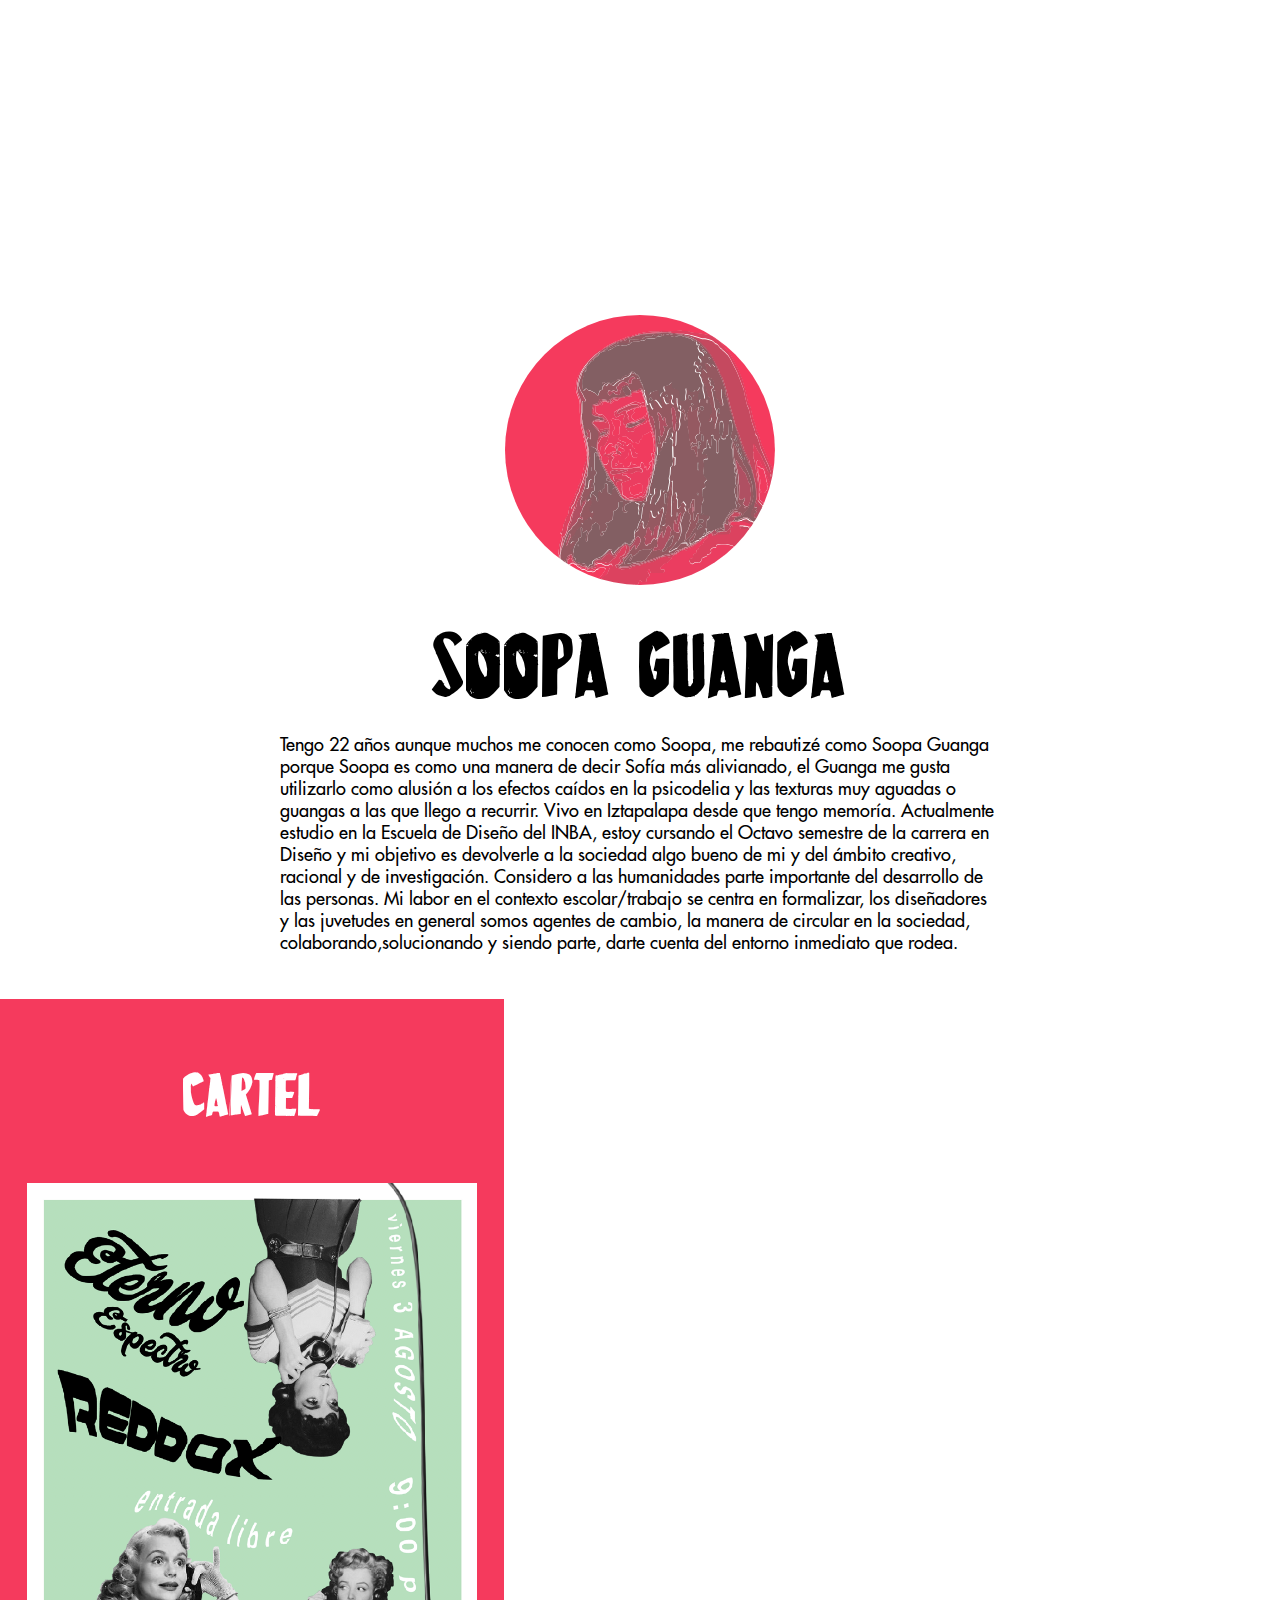
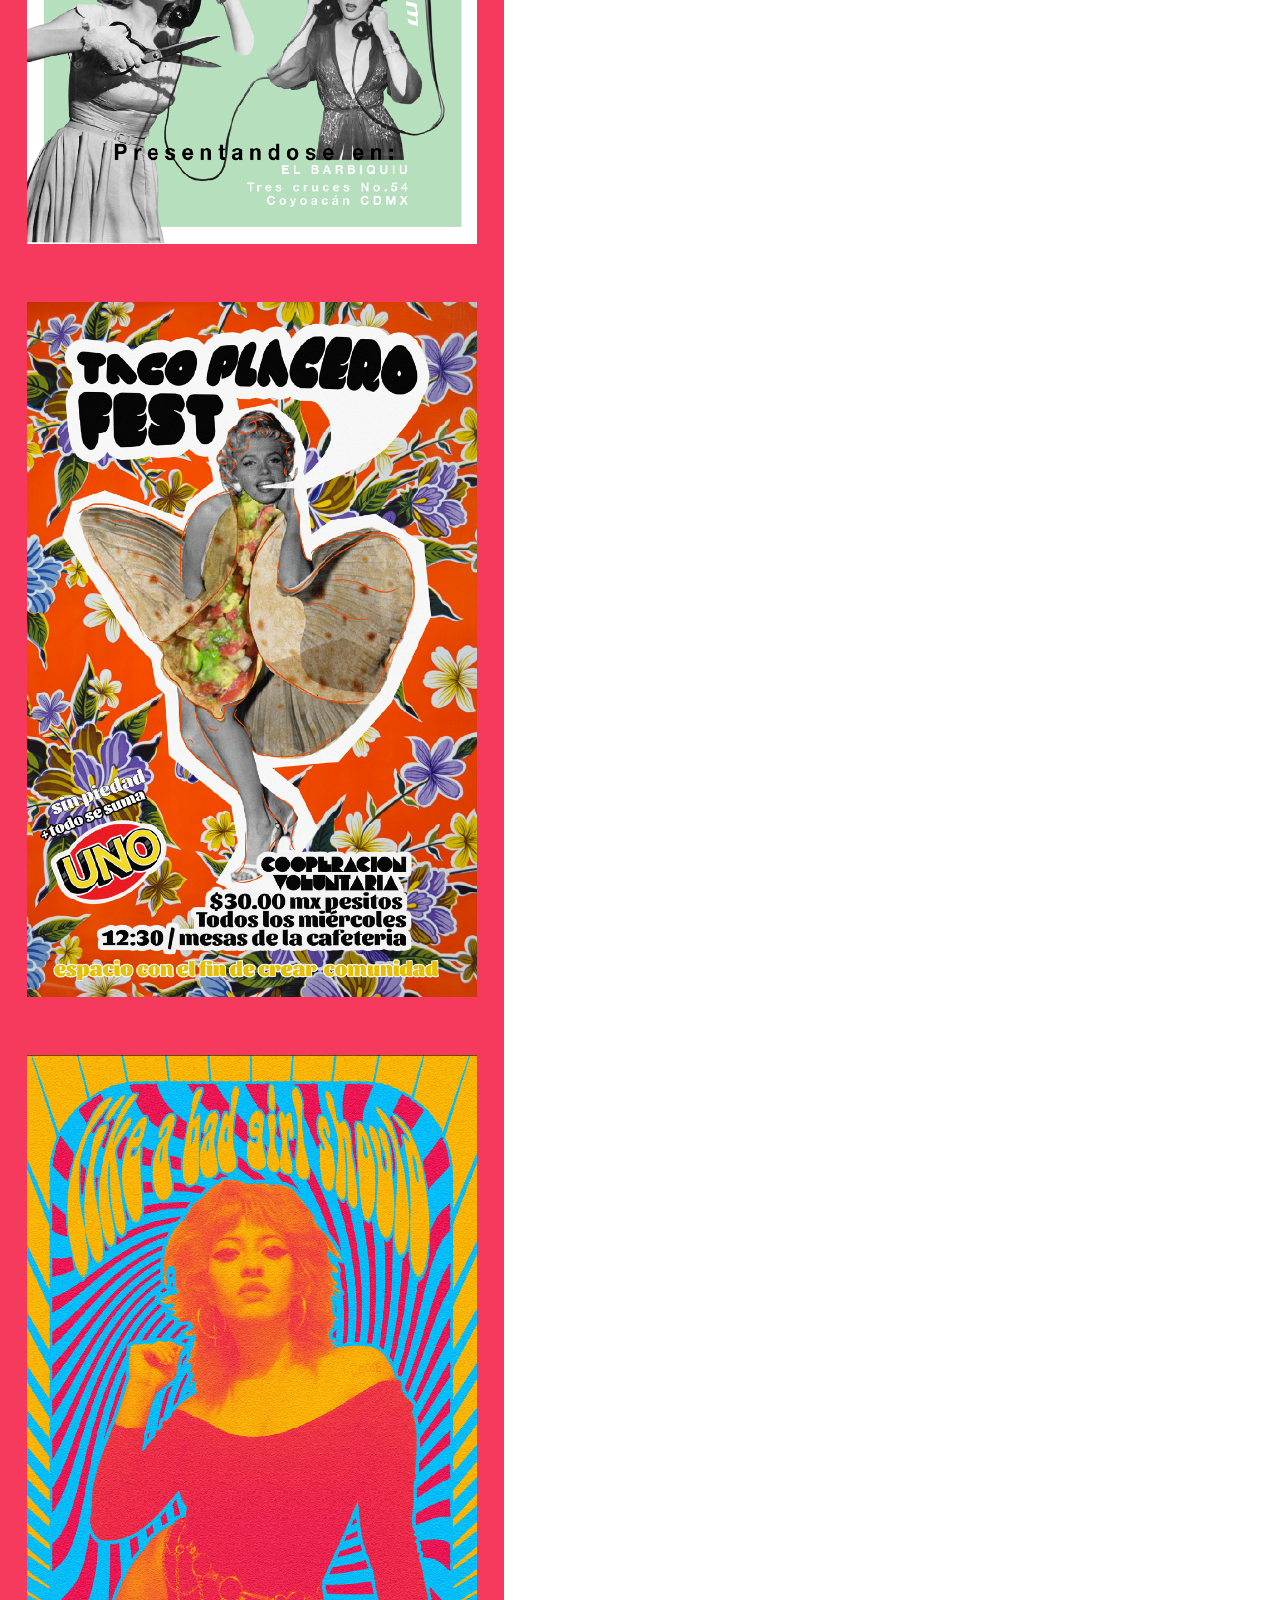
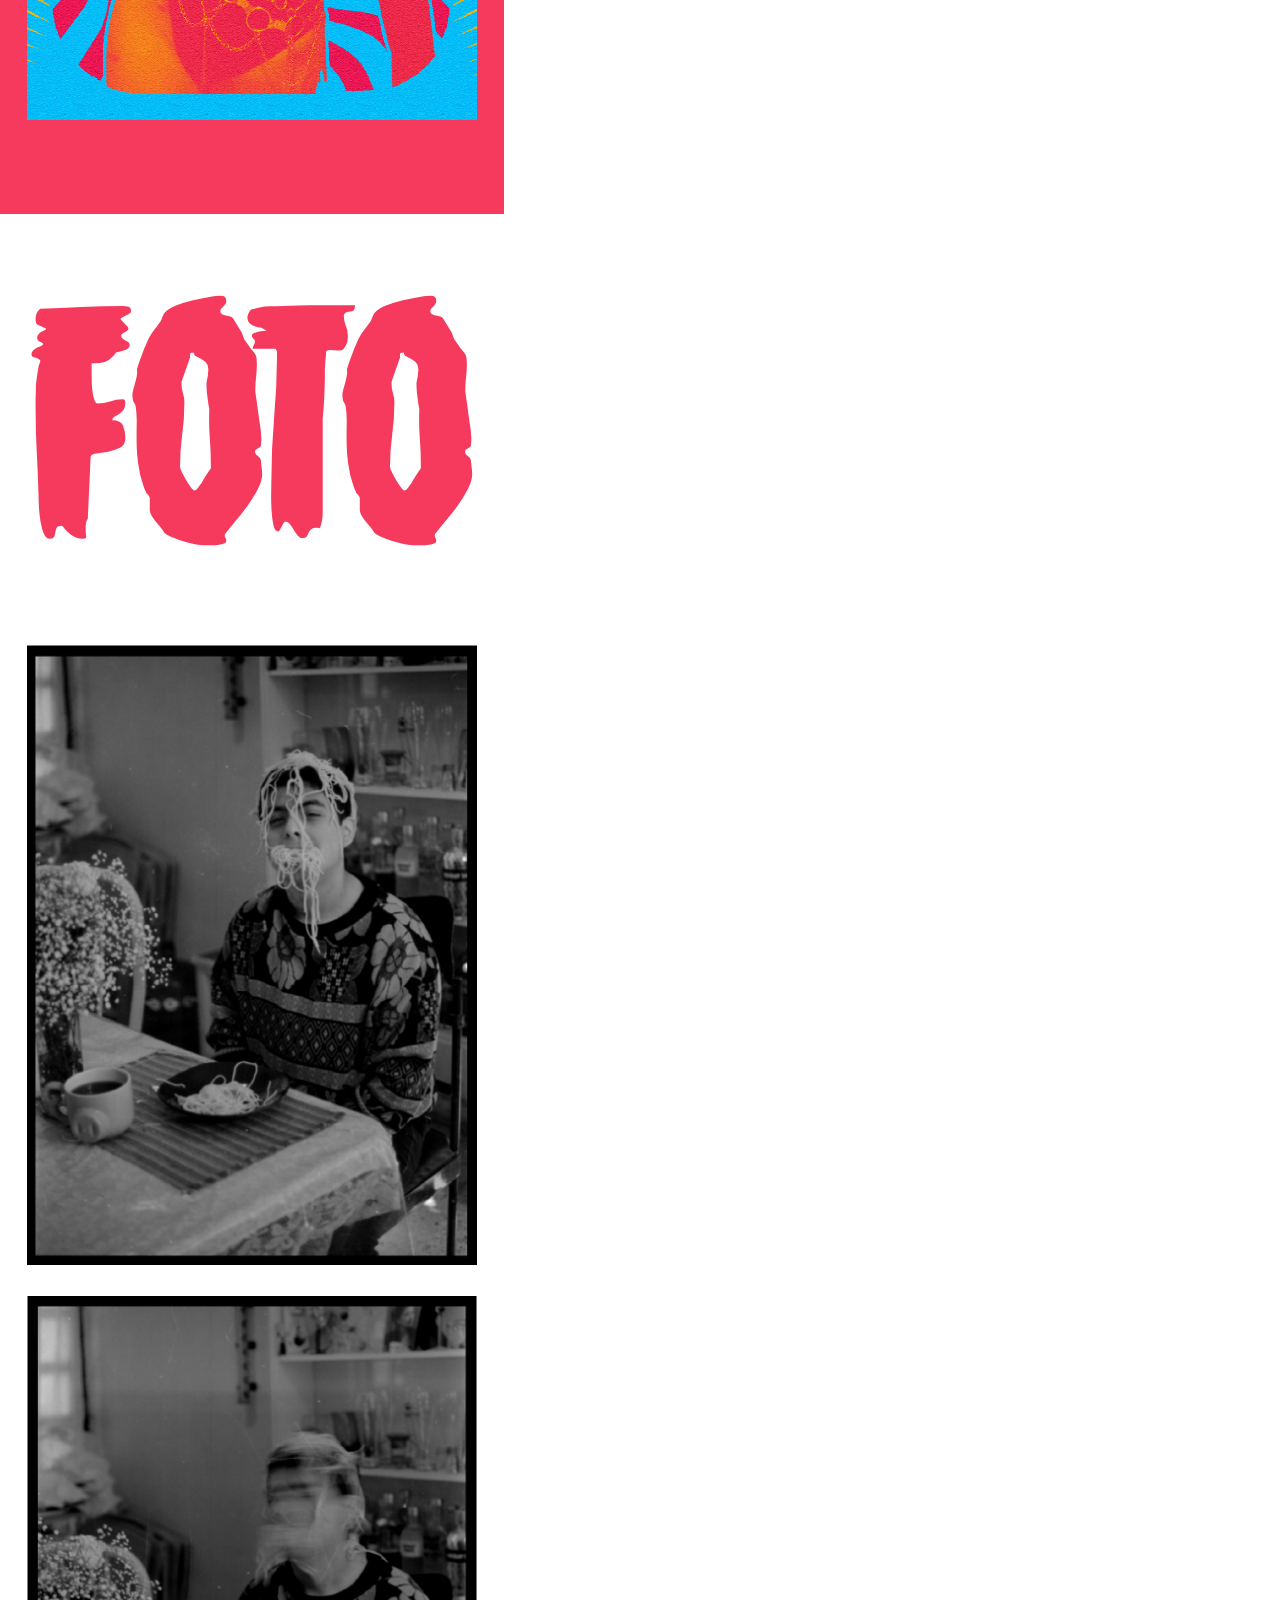
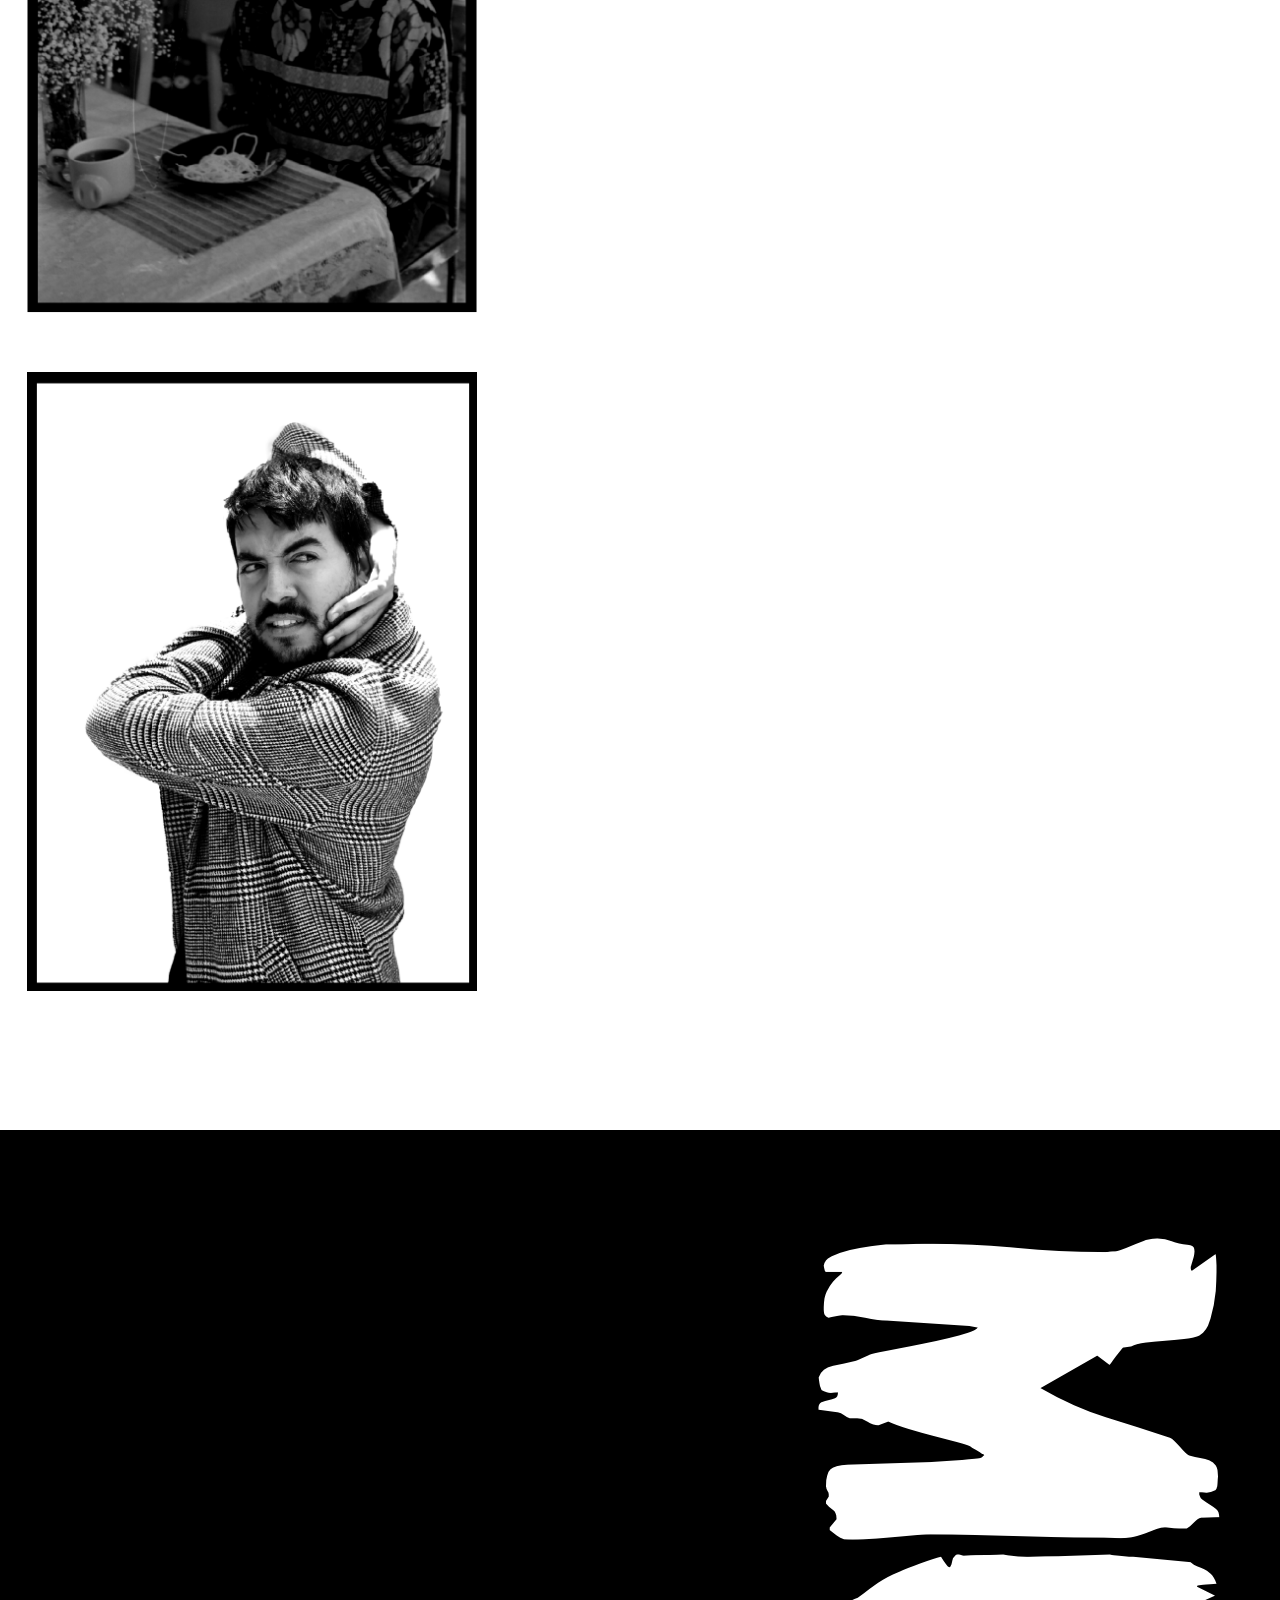
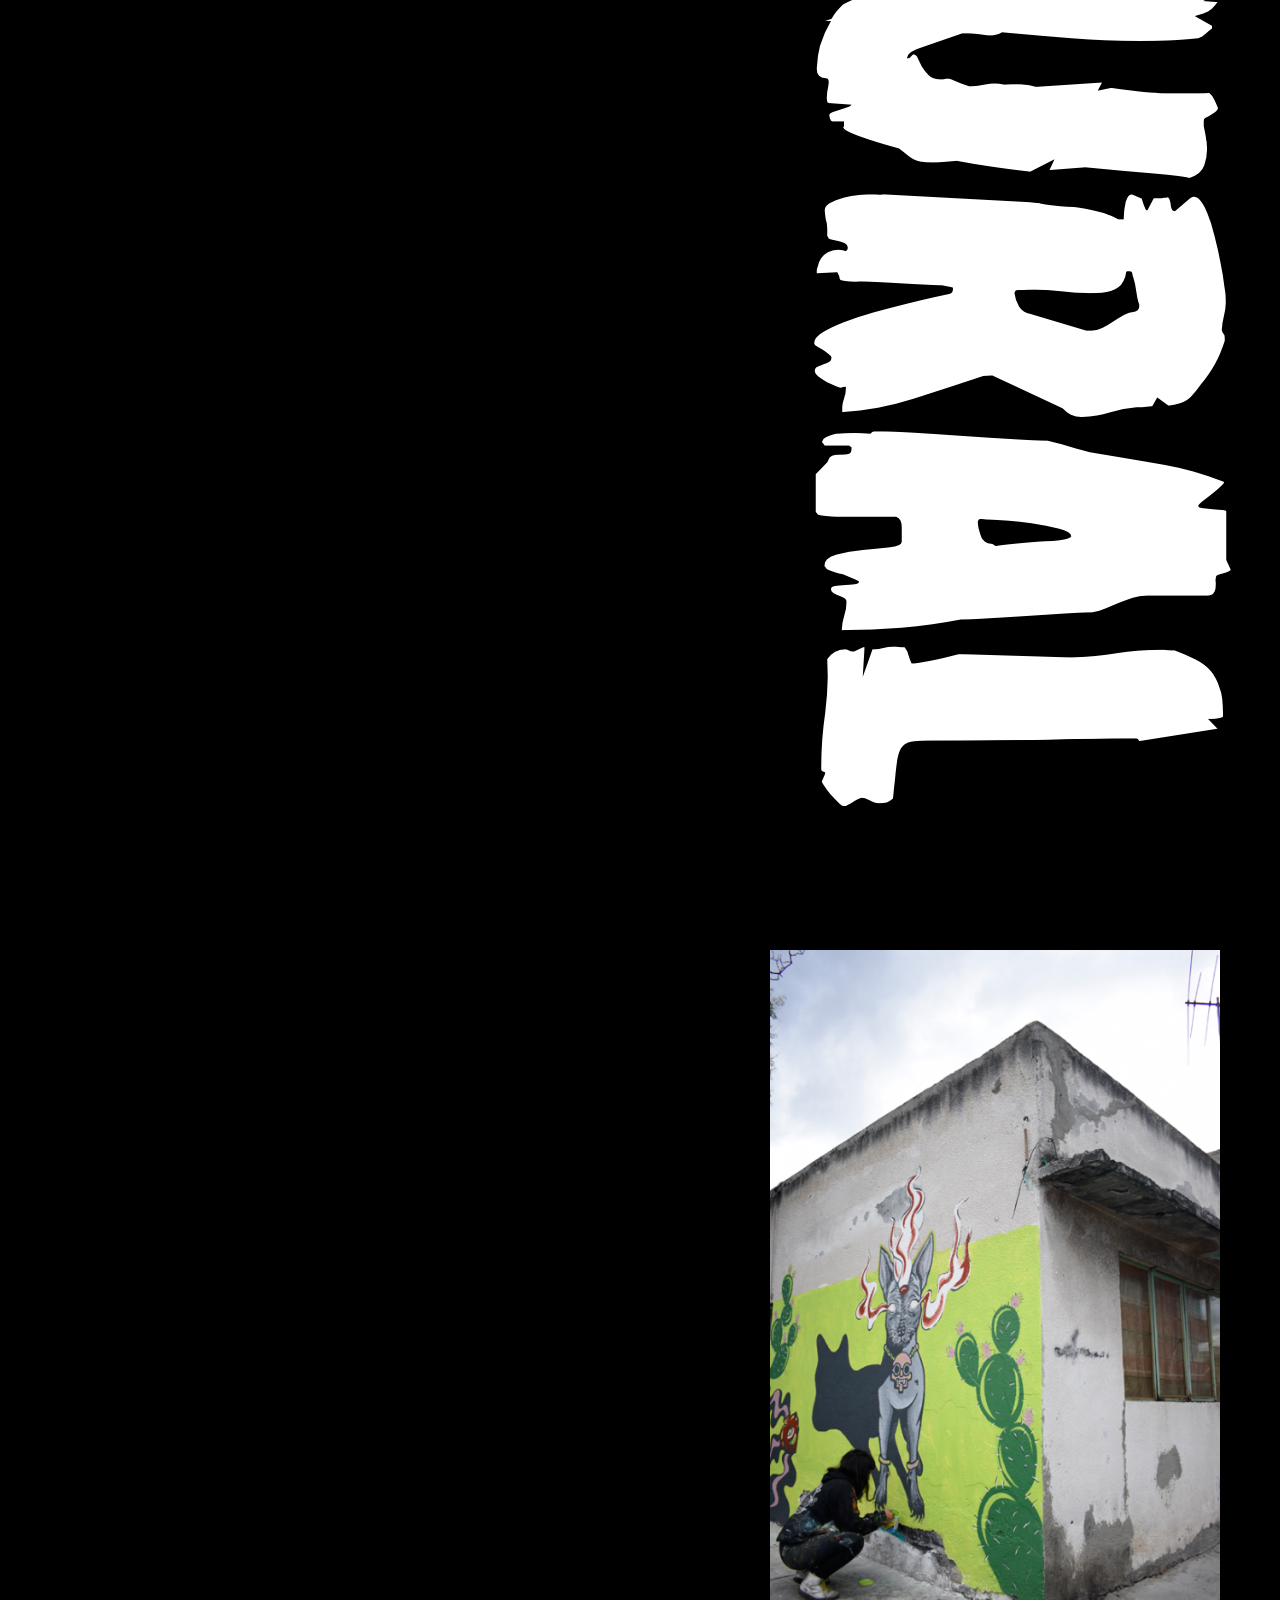
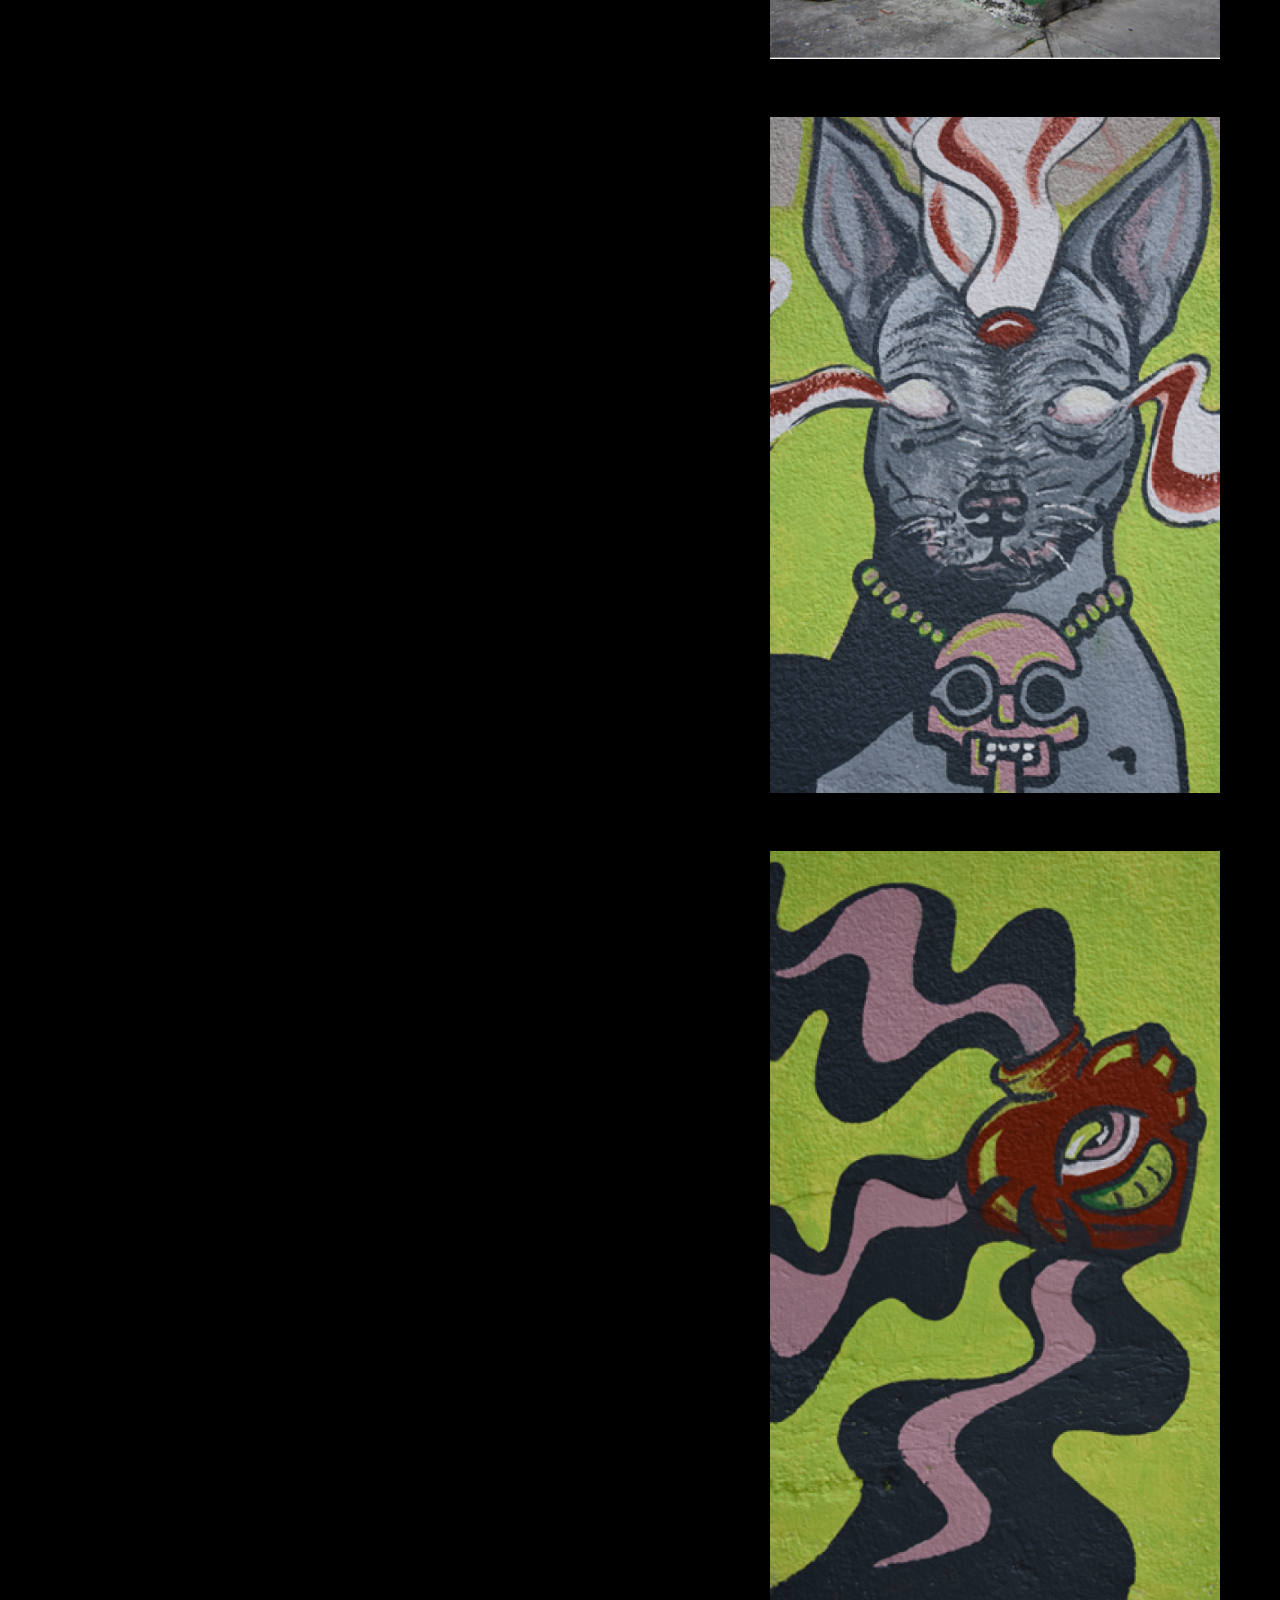
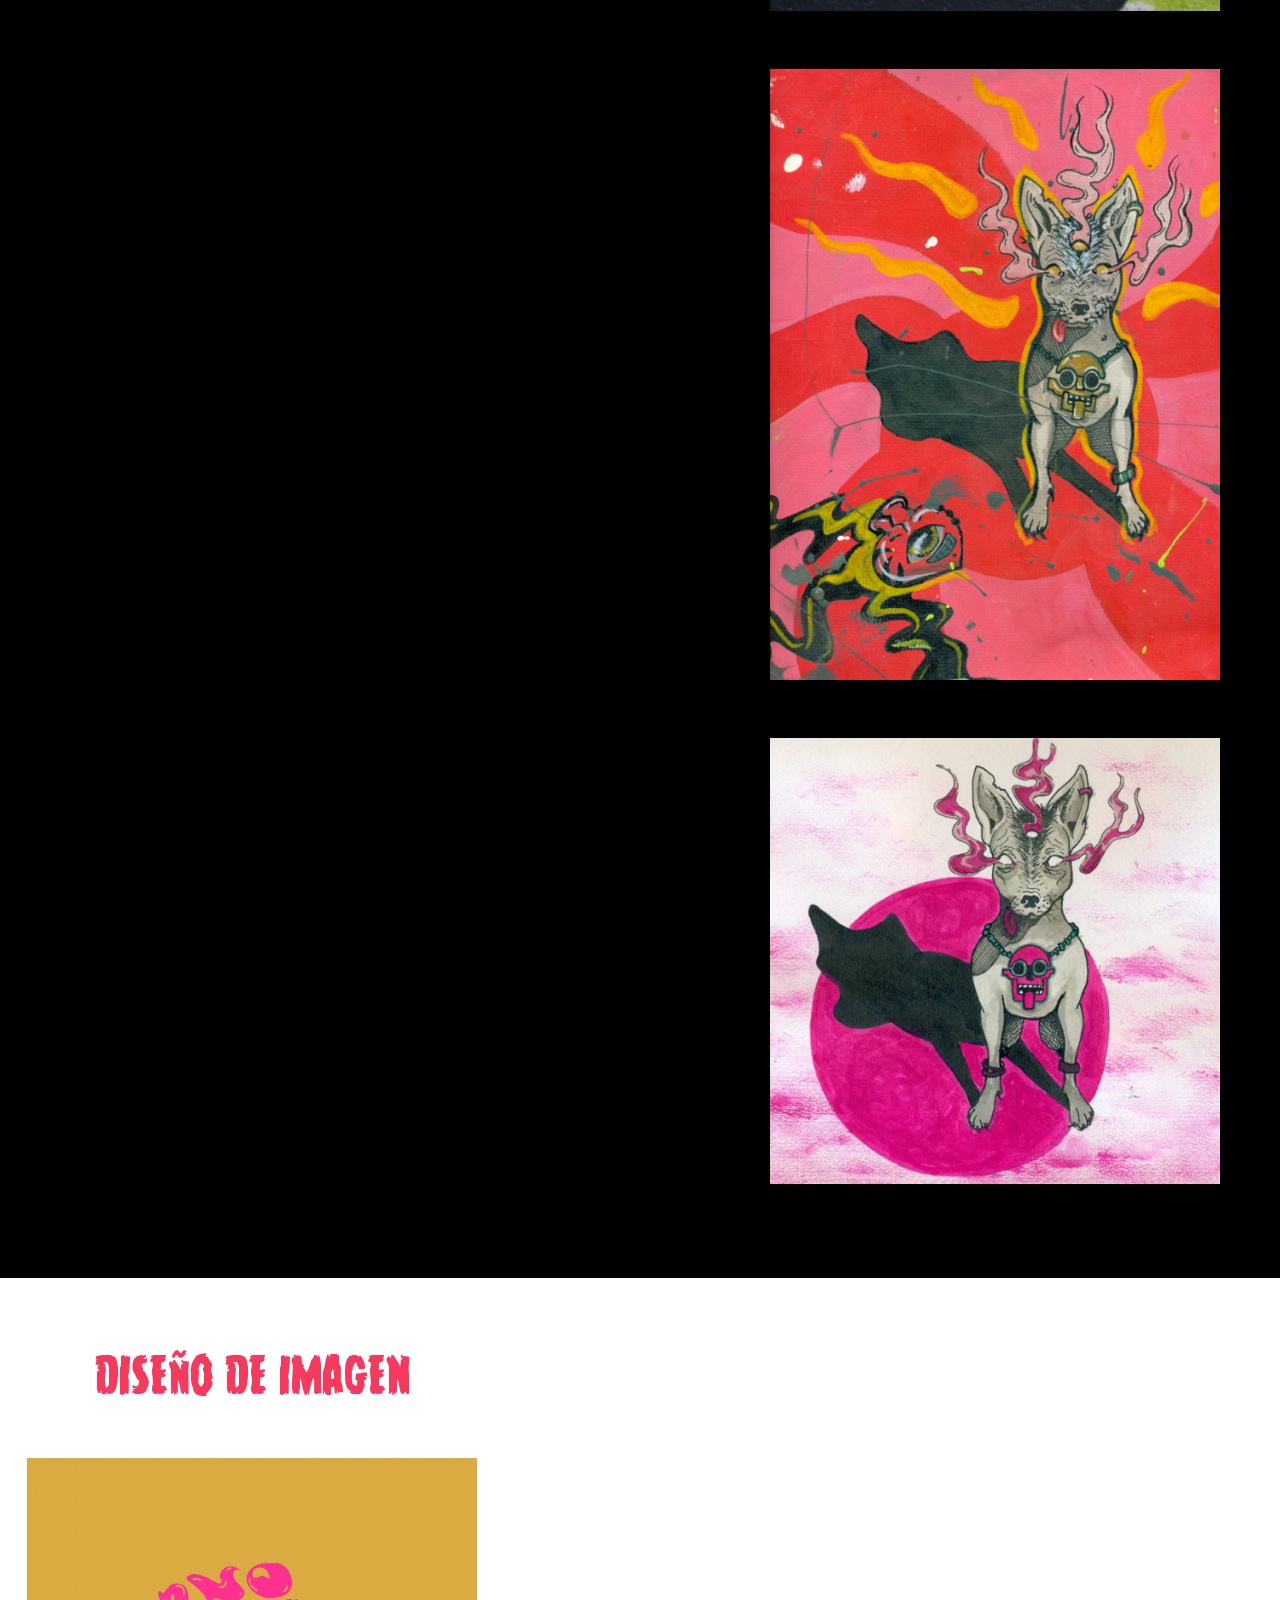
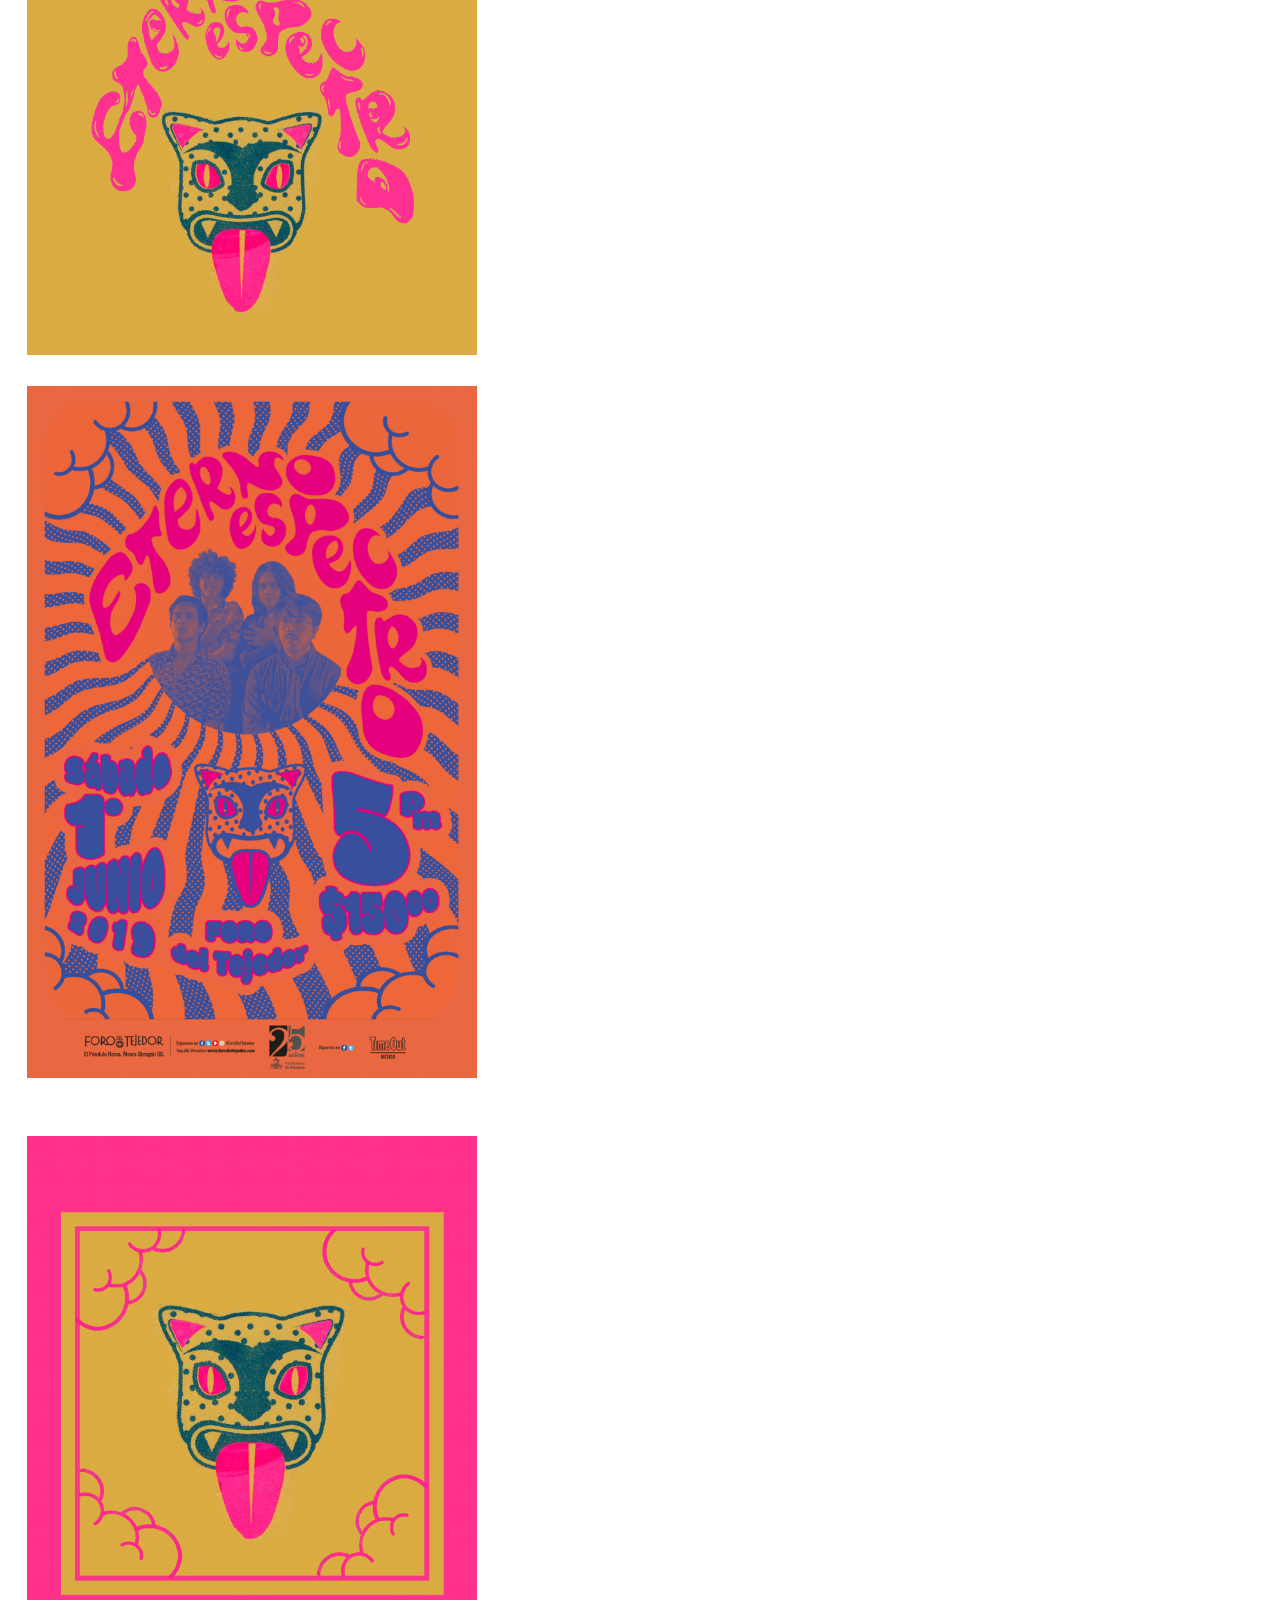
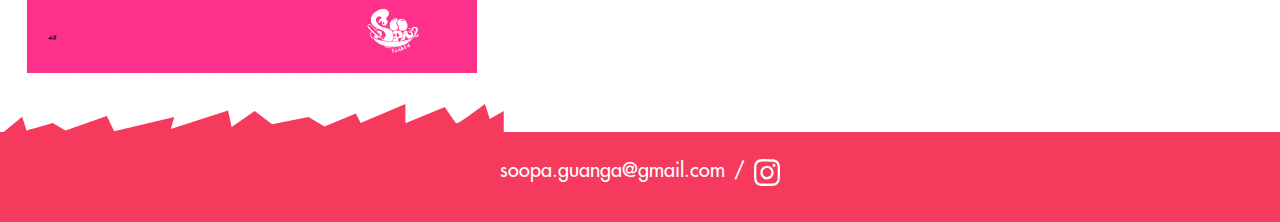
<file: soopa.html>
<!DOCTYPE html>

<!----------------------------------- EMPIEZA DOCUMENTO -->

<html lang="es" dir="ltr">

<!----------------------------------------------------------------------------------------------- EMPIEZA HEAD -->

<head>
    <meta charset="UTF-8">
    <link rel="stylesheet" href="css/estilos.css">

</head>

<!--------------------------------------------------------------------••••••••••••••••••••••••••• TERMINA HEAD -->

<body class="contenedor-soopa">

    <section class="contenedor-cabezera">
        <section class="cabezera-soopa">

            <section class="cabeza-lobo">
                <a href="inicio.html">
                    <div class="inicio">
                        <img id="lobo" src="imgs/lobo.svg">
                    </div>
                </a>
            </section>

            <section class="menu-wrap">
                <input type="checkbox" class="toggler">
                <div class="hamburger"><div></div></div>
                    <div class="menu">
                    <div>
                        <div>

                            <ul class="vertical-list">

                                <li>
                                    <a href="soopa.html">SOOPA GUANGA</a>
                                </li>

                                <li>
                                    <a href="robert.html">ROBERTO JIMÉNEZ</a>
                                </li>

                                <li>
                                    <a href="mario.html">" MARIO CRUZ  "</a>
                                </li>

                                <li>
                                    <a href="jaime.html">JAIME FRAGOSO</a>
                                </li>

                                <li>
                                    <a href="jero.html">JERO TOLEDO</a>
                                </li>

                                <li>
                                    
                                    <section class="container-4">

                                        <div class="rashitosdiv">
                                            <img id="rashitos" src="imgs/rashitos.svg" alt="rashitos">
                                        </div>
                    
                                        <div class="carritodiv">   
                                            <a href="#carrito-compra">
                                               <img id="carrito" src="imgs/carrito.svg">
                                            </a>
                                        </div>
                    
                                        <div class="estrellitasdiv">
                                            <img id="estrellitas" src="imgs/estrellitas.svg" alt="estrellitas">
                                        </div>
                    
                                        <nav class="contactodiv">
                                            <a href="#contacto">demoler@gmail.com</a>
                                        </nav>
                    
                                    </section>

                                </li>

                            </ul>

                        </div>
                    </div>
                </div>
            </section> 

        </section>

        <div class="sangrecilla">
            <svg version="1.1" id="sangron" xmlns="http://www.w3.org/2000/svg" xmlns:xlink="http://www.w3.org/1999/xlink" x="0px" y="0px"
	            viewBox="0 0 750 79" style="enable-background:new 0 0 750 79;" xml:space="preserve">
            <style type="text/css">
	        .st0{fill:#F53A5D;}
            </style>
            <path class="st0" d="M750,0v34c-1.8,1.4-3.9,2.4-6.1,3.1c-12.8,4.1-20.9-7.3-33.9-9.6c-30.8-5.4-44.8,47.6-81.7,49.6
            c-28.2,1.5-40.3-28.2-64.3-20C549,62.3,543,77.6,530,75.4c-9-1.5-8.8-9.4-18.3-12.2c-17.5-5.2-29.5,18.3-45.2,13.9
            c-12-3.4-9-18.3-27-32.2c-3.2-2.5-17.3-13.4-33-12.2C383.7,34.5,383,59.6,357,71.9c-34.5,16.4-80.5-5.1-84.3-7
            c-23.2-11.2-40.1-29.5-53.9-22.6c-6.4,3.2-9.4,10.3-17.4,10.4c-7.3,0.1-8.9-5.8-15.6-7.8c-17.5-5.3-32.2,27-51.3,23.5
            c-11-2-10.5-13.6-24.3-17.4c-8.9-2.4-16.2,0.4-33.9,7.8c-44.1,18.5-46.9,20.8-53,20C19.8,78.4,10.4,76.3,0,60V0H750z"/>
             </svg>
        </div>

    </section>

    <section class="cuerpo">

        <div class="foto-soopa">
            <img id="soopa" src="imgs/soopa/soopa.svg" alt="soopa">
        </div>

        <p class="nombre-s">SOOPA GUANGA</p>
        <p class="texto-s">Tengo 22 años aunque muchos me conocen como Soopa, me rebautizé como Soopa Guanga porque Soopa es como una manera de decir Sofía más alivianado, el Guanga me gusta utilizarlo como alusión a los efectos caídos en la psicodelia y las texturas muy aguadas o guangas a las que llego a recurrir. Vivo en Iztapalapa desde que tengo memoría. Actualmente estudio en la Escuela de Diseño del INBA, estoy cursando el Octavo semestre de la carrera en Diseño y mi objetivo es devolverle a la sociedad algo bueno de mi y del ámbito creativo, racional y de investigación. Considero a las humanidades parte importante del desarrollo de las personas. Mi labor en el contexto escolar/trabajo se centra en formalizar, los diseñadores y las juvetudes en general somos agentes de cambio, la manera de circular en la sociedad, colaborando,solucionando y siendo parte, darte cuenta del entorno inmediato que rodea.</p>

    </section>

    <section class="cartel">

        <p class="titulo-cartel">CARTEL</p>

        <section class="contenido-cartel">

            <div class="cartel1">
                <img id="espectro" src="imgs/soopa/cartel1.png" alt="eterno espectro">
            </div>

            <div class="cartel2">
                <img id="placero" src="imgs/soopa/cartel2.png" alt="taco placero fest">
            </div>

            <div class="cartel3">
                <img id="badgirl" src="imgs/soopa/cartel3.png" alt="like a bad girl should">
            </div>

        </section>

    </section>

    <section class="foto">

        <p class="titulo-foto">FOTO</p>

        <section class="contenido-foto">

            <div class="foto1">
                <img id="spag1" src="imgs/soopa/foto1.png" alt="foto1">
            </div>

            <div class="foto2">
                <img id="spag2" src="imgs/soopa/foto2.png" alt="foto2">
            </div>

            <div class="foto3">
                <img id="pose" src="imgs/soopa/foto3.png" alt="foto3">
            </div>

        </section>

    </section>

    <section class="mural">

        <div class="contenedor-sangre-blanca">
            <svg id="sangre-blanca" data-name="Layer 1" xmlns="http://www.w3.org/2000/svg" viewBox="0 0 750 79.03"><defs><style>.cls-1{fill:rgb(255, 255, 255);}</style></defs><title>sangre</title><path class="cls-1" d="M750,0V34.05a21.46,21.46,0,0,1-6.07,3.11c-12.75,4.08-20.87-7.28-33.93-9.57-30.84-5.39-44.76,47.58-81.72,49.56-28.2,1.52-40.35-28.25-64.34-20C549,62.31,543,77.61,530,75.42c-9-1.53-8.82-9.36-18.26-12.18C494.26,58,482.23,81.58,466.56,77.15c-12-3.38-9-18.26-26.95-32.17-3.2-2.47-17.26-13.36-33.05-12.17C383.74,34.53,383,59.56,357,71.94c-34.49,16.45-80.53-5.12-84.34-7-23.18-11.2-40.07-29.47-53.91-22.61-6.37,3.17-9.38,10.32-17.39,10.44-7.31.11-8.94-5.8-15.65-7.83-17.46-5.28-32.18,27-51.3,23.48-11-2-10.53-13.6-24.34-17.39-8.91-2.44-16.2.41-33.91,7.82-44.07,18.45-46.89,20.84-53,20C19.79,78.44,10.37,76.33,0,60V0Z"/></svg>
        </div>

        <p class="titulo-mural">MURAL</p>

        <section class="contenido-mural">

            <div class="mural1">
                <img id="xolo1" src="imgs/soopa/mural1.png" alt="xolo1">
            </div>

            <div class="mural2">
                <img id="xolo2" src="imgs/soopa/mural2.png" alt="xolo2">
            </div>

            <div class="mural3">
                <img id="xolo3" src="imgs/soopa/mural3.png" alt="xolo3">
            </div>

            <div class="mural4">
                <img id="xolo4" src="imgs/soopa/mural4.png" alt="xolo4">
            </div>

            <div class="mural5">
                <img id="xolo5" src="imgs/soopa/mural5.png" alt="xolo5">
            </div>

        </section>

    </section>

    <section class="diseño-de-imagen">

        <p class="titulo-di">DISEÑO DE IMAGEN</p>

        <section class="contenido-di">

            <div class="imagen1">
                <img id="di1" src="imgs/soopa/imagen1.png" alt="imagen1">
            </div>

            <div class="imagen2">
                <img id="di2" src="imgs/soopa/imagen2.png" alt="imagen2">
            </div>

            <div class="imagen3">
                <img id="di3" src="imgs/soopa/imagen3.png" alt="imagen3">
            </div>

            
            <svg version="1.1" id="rashitos-rosas-id" xmlns="http://www.w3.org/2000/svg" xmlns:xlink="http://www.w3.org/1999/xlink" x="0px" y="0px"
                viewBox="0 0 750 55.1" style="enable-background:new 0 0 750 55.1;" xml:space="preserve">
            <style type="text/css">
                .st0{fill:#F53A5D;}
            </style>
            <path class="st0" d="M749.9,10.4l-0.1,44.6H-0.1v-8.6l33.2-27.3c0,0,6.5,20.4,6.6,20.4s38.7-11.2,38.7-11.2l19.1,11.2L159,17.8
                l11,22.6l89.5-21.2l-5.3,18.2l85.3-27.7l5.3,24.7l34.3-23.9l26,19.8l54.1-11.1l23.9,14.4l46.7-19.5l7,14.3L603.5,0v28.5l58.7-24
                c0,0,14.2,21.8,17,24S721.8,0,721.8,0l7.3,22.5L749.9,10.4z"/>
            </svg>

        </section>

    </section>

    <section class="contenedor-pie">

        <div class="contenedor-mail-soopa">
            <p id="mail-soopa">soopa.guanga@gmail.com</p>
        </div>

        <div class="contenedor-slash-soopa">
            <p id="slash-soopa">/</p>
        </div>

        <div class="contenedor-ig-soopa">
            <!--      a id="link-ig-soopa" href="">     -->
                <img id="ig-soopa" src="imgs/soopa/ig-soopa.svg" alt="instagram de soopa guanga">
            <!--     </a>         -->
        </div>

    </section>
    
</body>

</html>
</file>
<file: css/estilos.css>
/* RESETEO CSS */

* {
    padding: 0;
    margin: 0;
    -webkit-box-sizing: border-box;
    -moz-box-sizing: border-box;
    -o-box-sizing: border-box;
    -ms-box-sizing: border-box;
    box-sizing: border-box;
    background-color: var(--color1);
}

/*************************************** ESTILOS GENERALES ********/

/* Flashlight Overlay */

/*

:root {
    cursor: none;
    --cursorX: 50vw;
    --cursorY: 50vh;
  }
  :root:before {
    content: '';
    display: block;
    width: 100%;
    height: 100%;
    position: fixed;
    pointer-events: none;
    background: radial-gradient(
      circle 10vmax at var(--cursorX) var(--cursorY),
      rgba(0,0,0,0) 0%,
      rgba(0,0,0,.5) 80%,
      rgba(0,0,0,.95) 100%
    )
  }

  VER QUÉ PEDO */


/*------------------------------------------------------------------------------------------------------------ VARIABLES ••••••••••••••••••••••••*/

:root {


    --color1: #fff;
    --color2: #f00;
    --color3: #000;

    --menu-speed: 3s; 

    
}

/*------------------------------------------------------------------------------------------------------------ FUENTES ••••••••••••••••••••••••*/

  @font-face {
      font-family: luchita;
      src: url(fuentes/luchita.ttf)
    }

  @font-face {
      font-family: mars;
      src: url(fuentes/MarsAttacks.ttf);
    }

  @font-face {
      font-family: frank;
      src: url(fuentes/youngfrank.ttf);
    }

  @font-face {
      font-family: futuram;
      src: url(fuentes/FuturaStd-Medium.otf);
  }

  @font-face {
    font-family: futurab;
    src: url(fuentes/FuturaStd-Book.otf.otf);
  }

  @font-face {
    font-family: futuraB;
    src: url(fuentes/FuturaStd-Bold.otf);
  }

/*-------------------------------------------------------------------------------------------------------------- INDEX ••••••••••••••••••••••••*/

.container-1 {

    display: flex;
    flex-wrap: wrap;

    padding: 0;
    margin: 10vh;
    height: 70vh;

    justify-content: center;
    align-items: center;
    align-self: center;
    overflow: hidden;

}

.box-1 {
    overflow: hidden;
}

#logo{
    height: 70vh;
}


/*-- • • • • • • • • • • • • • • • • • • • • • • • • • • • • • • • • • • • • • • • • PÁGINA DE INICIO • • • • • • • • • • • • • • • • • • • • • • • • • • • • • • • • • • • • • • • • */


/*--------------------------------------------------------------------------------------------------------------------------//////////////////////////// BODY */

.body-inicio {


    display: flex;
    flex-wrap: wrap;

    flex-direction: column;

    background-color: var(--color1);
    padding: 0vh;
    margin: 0vh;


    
}

/*----------------------------------------------------------------------------------------------{ ••• HAMBURGUESA - MENÚ */


/*LISTA*/

ul li a {

    background-color: var(--color1);

    font-family: luchita;
    font-size: 8vh;
    
    display: block;
    color: var(--color3);
    text-align: center;
    padding: 0.2rem 0.8rem;
    text-decoration: none;
  }


/* LISTA (carrito) */  

ul li section div a#carrito{
    justify-content: start;
    align-items: baseline;
}

/* CHECK BOX */

.menu-wrap {
    position: fixed;
    z-index: 4;
  }
  
.menu-wrap .toggler {
    position: absolute;
    top: 0;
    left: 0;
    z-index: 2;
    cursor: pointer;
    width: 50px;
    height: 50px;
    opacity: 0;
  }
  
.menu-wrap .hamburger {
    position: absolute;
    top: 1.5vh;
    left: 0;
    z-index: 1;
    width: 40px;
    height: 40px;
    padding: 1rem;
    background: var(--primary-color);
    display: flex;
    align-items: center;
    justify-content: center;
  }
  
/* HAMBURGUESA */
.menu-wrap .hamburger > div {
    position: relative;
    flex: none;
    width: 100%;
    height: 2px;
    background: #f00;
    display: flex;
    align-items: center;
    justify-content: center;
    transition: all 0.4s ease;
  }
  
  /* LÍNEA superior e inferior */

  .menu-wrap .hamburger > div::before,
  .menu-wrap .hamburger > div::after {
    content: '';
    position: absolute;
    z-index: 1;
    top: -10px;
    width: 100%;
    height: 2px;
    background: inherit;
  }
  
  /* LÍNEA inferior */
  .menu-wrap .hamburger > div::after {
    top: 10px;
  }
  
  /* ANIMACIÓN */
  .menu-wrap .toggler:checked + .hamburger > div {
    transform: rotate(135deg);
  }
  
  /* CRUZ */
  .menu-wrap .toggler:checked + .hamburger > div:before,
  .menu-wrap .toggler:checked + .hamburger > div:after {
    top: 0;
    transform: rotate(90deg);

  }
  
  /* ROTACIÓN */
  .menu-wrap .toggler:checked:hover + .hamburger > div {
    transform: rotate(225deg)
  }
  
  /* CONTROL (show menu) */
  .menu-wrap .toggler:checked ~ .menu {
    visibility: visible;
  }
  
  .menu-wrap .toggler:checked ~ .menu > div {
    transform: scale(1);
    transition-duration: var(--menu-speed);
  }
  
  .menu-wrap .toggler:checked ~ .menu > div > div {
    opacity: 1;
    transition: opacity 0.4s ease 0.4s;
  }
  
  .menu-wrap .menu {
    position: fixed;
    top: 0;
    left: 0;
    width: 100%;
    height: 100%;
    visibility: hidden;
    overflow: hidden;
    display: flex;
    align-items: center;
    justify-content: center;
  }
  
  .menu-wrap .menu > div {
    background: var(--color1);
    width: 100%;
    height: 100%;
    display: flex;
    flex: none;
    align-items: center;
    justify-content: center;
    transform: scale(0);
    transition: all 0.4s ease;
  }
  
  .menu-wrap .menu > div > div {
    text-align: center;
    max-width: 100%;
    max-height: 100%;
    transition: opacity 0.4s ease;
  }
  
  .menu-wrap .menu > div > div > ul > li {
    list-style: none;
    color: #f00;
    padding: 1vh;
  }
  
  .menu-wrap .menu > div > div > ul > li > a {
    color: inherit;
    text-decoration: none;
    transition: color 0.4s ease;
  }

  .menu-wrap .menu > div > div > ul > li > a:hover {
    color: #000;
    transition: color 0.4s ease;
  }

/* CONTENEDOR INFERIOR */

.container-4 {

    display: flex;
    flex-wrap: wrap;

   
    /*align-items: center;*/
    flex-direction: column;

    background-color: var(--color1);

    margin: 0;
    height: auto;

}

.rashitosdiv {

    background-color: transparent;
    height: 4vh;
    margin-bottom: -1vh;

}

#rashitos {
    background-color: transparent;
    width: 100%;
    /*margin-bottom: -3vh;*/
}

.carritodiv {

    background-color: var(--color2);


}

.carritodiv a {
    background-color: var(--color2);
}

#carrito {

    background-color: var(--color2);
    fill: var(--color3);

    height: 5vh;

    margin-top: 4vh;
}

#carrito:hover {

    transition: all 1s ease;
    transform: rotate(360deg) scale(1.3);
    fill: #000;
}

.estrellitasdiv {

    background-color: var(--color2)


}

#estrellitas {

    background-color: var(--color2);
    color: var(--color1);

    height: 2vh;

    margin-top: 1vh;

}

.contactodiv {

    background-color: var(--color2);


}

nav.contactodiv a {

    background-color: transparent;
    color: var(--color1);

    font-family: futuram;
    font-size: 2.5vh;
    text-decoration: none;

    margin-top: 2vh;
    margin-bottom: 2vh;

    height: 6vh;

}

nav.contactodiv a:hover {

    transition: all 1s ease;
    transform: rotate(360deg) scale(1.3);

}

/* { ••• TERMINA: HAMBURGUESA - MENÚ ----------------------*/

/* ¡TE HAS GANADO 5 MIN DE DESCANSO! */     

/*----  ---------------------------------------------------
------                                                   --
--      --------  -------------------------------------  --
----------------  -----------  --                --      --
--  --      - --               --  ------------  --  --  --
--  --  --  - ---------------------------------      --  --
--  --  --    --                                 --  --  --
--  --  --------  -------  ------------------------  --  --
--  --            -------             --         --      --
--  --------------------------------  --  -----------------
--  --            --                                     --         <-
--  ------------  --  ---------------------------------  --
--                --                                     --
--  ------------  --  ---------------------------------  --
--                    --                                 ----
--------  --------------  --------------  -------------------
--                        --         ---                   --
--  -------------------------------  -------------------   --
--                            -----                        --  <----- ¡Selecciona estas dos líneas con el cursor y revela el laberinto! Empieza por el lado izquierdo...
-------------------------------------------------------------


/*----------------------------------------------------------------------------------------------{ ••• DEMOLER / VISTA PRINCIPAL */



/* cellphones */
@media only screen and (min-width: 321px) and (max-width: 750px){
  .container-3 {

    position: relative;
    width: 100%;
    height: 100vh;

    display: flex;
    align-items: center;
    justify-content: center;
    flex-direction: column;


    overflow: hidden;

    
  }

  .demolerdiv {

    top: 0;
    left: 0;

    position: relative;

    margin: auto;
    background-color: transparent;
    z-index: 2;
}

#demoler {

    margin-top: 0;

    height: 70vh;
    background-color: transparent;
    
    z-index: 1;

}
  .video-container {

    position: absolute;
    top: 0;
    left: 0;
    width: 100%;
    height: 100%;

    display: flex;
    align-items: center; 
  }

  #celula {
    position: relative;
    left: -100px;
    height: inherit;
  }

  .sangre {
    background-color: transparent;
    z-index: 3;
  }

  #sangrita {
    background-color: transparent;
    margin-bottom: -2vh;
  }
}


/* Medium desktop */
@media only screen and (min-width: 751px){
  .container-3 {

    position: relative;
    width: 100%;
    height: 100vh;

    display: flex;
    align-items: center;
    justify-content: center;
    flex-direction: column;


    overflow: hidden;

    
}

  .demolerdiv {

    top: 0;
    left: 0;

    position: relative;
    transform: rotate(90deg);

    margin: auto;
    background-color: transparent;
    z-index: 2;
}

  #demoler {

    margin-bottom: 0;

    height: 100vh;
    background-color: transparent;
    
    z-index: 1;

  }

  .video-container {

    position: absolute;
    top: 0;
    left: 0;
    width: 100%;
    height: 100%;
    top: -20vh;

  }

  #celula {
    position: relative;
    height: 155vh;
    left: -4vh;
  }

  .sangre {
    background-color: transparent;
    z-index: 3;
  }

  #sangrita {
    background-color: transparent;
    margin-bottom: -2vh;
    margin-top: -10vh;
  }
}

/* x large desktop */
@media only screen and (min-width: 1920px){
  .container-3 {

    position: relative;
    width: 100%;
    height: 100vh;

    display: flex;
    align-items: center;
    justify-content: center;
    flex-direction: column;


    overflow: hidden;

    
}

  .demolerdiv {

    top: 0;
    left: 0;

    position: relative;
    transform: rotate(90deg);

    margin: auto;
    background-color: transparent;
    z-index: 2;
}

  #demoler {

    margin-bottom: 0;

    height: 100vh;
    background-color: transparent;
    
    z-index: 1;

  }

  .video-container {

    position: absolute;
    top: 0;
    left: 0;
    width: 100%;
    height: 100%;
    top: -20vh;

  }

  #celula {
    position: relative;
    height: 155vh;
    left: -4vh;
  }

  .sangre {
    background-color: transparent;
    z-index: 2;
  }

  #sangrita {
    background-color: transparent;
    margin-bottom: -2vh;
    margin-top: -10vh;
  }
}

/*----------------------------------------------------------------------------------------------{ ••• ABOUT */


/* CONTENEDOR */

/* cellphones */
@media only screen and (min-width: 321px) and (max-width: 750px){
.container-2 {

    display: flex;
    flex-wrap: wrap;

    padding: 0vh;
    margin: 0vh;

    background-color: #f00;

    justify-content: center;
    align-items: center;
    flex-direction: column;

  }

  /* TEXTO */

    .textodiv {
        
      background-color: transparent;
    }

    #texto {

      font-family: futuram;
      font-size: 2.5vh;
      text-align: left;
      color: var(--color1);
      background-color: transparent;

      margin: 6vh;

    }

    /* IMÁGEN */

    .mariosdiv {

      height: 25vh;
      width: 80%;
      background-color: transparent;
    }

    #marios {

      background-color: transparent;
      width: 100%;

    }
}

/* Medium desktop */
@media only screen and (min-width: 751px){
  .container-2 {

    display: flex;
    flex-wrap: wrap;

    padding: 0vh;
    margin: 0vh;
    height: 85vh;

    background-color: #f00;

    justify-content: center;
    align-items: center;
    flex-direction: row;

  }

  /* TEXTO */

    .textodiv {
        
      background-color: transparent;
    }

    #texto {

      font-family: futuram;
      font-size: 2.5vh;
      text-align: left;
      color: var(--color1);
      background-color: #000;
      padding: 4vh;

      margin: 6vh;
      margin-top: 30vh;
      width: 80vh;

    }

    /* IMÁGEN */

    .mariosdiv {

      height: 25vh;
      width: 100vh;
      margin-top: -60vh;
      margin-left: -40vh;
      background-color: transparent;
      transform: rotate(20deg);

      z-index: 4;
    }

    #marios {

      background-color: transparent;
      width: 100%;

    }
}

  /* x large desktop */
@media only screen and (min-width: 1920px){
  .container-2 {

    display: flex;
    flex-wrap: wrap;

    padding: 0vh;
    margin: 0vh;
    height: 100vh;

    background-color: #f00;

    justify-content: space-evenly;
    flex-direction: row;

  }

    /* TEXTO */

    .textodiv {
        
      background-color: transparent;
    }

    #texto {

      font-family: futuram;
      font-size: 2.5vh;
      text-align: left;
      color: var(--color1);
      background-color: #000;
      padding: 4vh;

      margin: 6vh;
      margin-top: 40vh;
      width: 80vh;

    }

    /* IMÁGEN */

    .mariosdiv {

      height: 15vh;
      width: 120vh;
      margin-top: -60vh;
      margin-bottom: 20vh;
      margin-left: -40vh;
      background-color: transparent;
      transform: rotate(20deg);

      z-index: 5;
    }

    #marios {

      background-color: transparent;
      width: 100%;

    }
}

/* { ••• TERMINA: DEMOLER / VISTA PRINCIPAL y ABOUT ----------------------*/


/* DESPUÉS DEL SIGUIENTE DESCANSO EMPIEZAN LAS PÁGINAS DE ARTISTA */

/*--------------------------------------------------------------------•                                                      •-----------------------------------------------------
-----------------------------------------------------------------------•                                                   •-------------------------------------------------------
------------------------------------------------------------------------•                                                 •--------------------------------------------------------
------------------------------------------------------------------------•                                                •---------------------------------------------------------
-----------------------------------------------------------------------•                                                 •---------------------------------------------------------
---------------------------------------------------------------------•                                                   •---------------------------------------------------------
------------------------------------------------------------------•                                                       •--------------------------------------------------------
---------------------------------------------------------------•                                                           •-------------------------------------------------------
--------------------------------------------------------------•                                                             •------------------------------------------------------
------------------------------------------------------------•                                                                •-----------------------------------------------------
-----------------------------------------------------------•                                                                 •-----------------------------------------------------
-----------------------------------------------------------•                                                                 •-----------------------------------------------------
-----------------------------------------------------------•                                                                 •-----------------------------------------------------
-----------------------------------------------------------•                                                                 •----------------------------------------------------- 
---------------------------------------------------------•           •                                                       •-----------------------------------------------------
-------------------------------------------------------•                                                                     •-----------------------------------------------------
----------------------------------------------------•                                                                         •----------------------------------------------------
--------------------------------------------------•                                                                            •---------------------------------------------------
-----------------------------------------------•                                                                                •--------------------------------------------------
---------------------------------------------•                                                                                   •------------------------------------------------- 
-------------------------------------------•                                                                                      •------------------------------------------------
------------------------------------------•                                                                                       •------------------------------------------------
------------------------------------------•                                                                                       •------------------------------------------------
-----------------------------------------------•                                                                                   •-----------------------------------------------
----------------------------------------------•                                                                                     •----------------------------------------------
-----------------------------------------------•                                                                                    •----------------------------------------------
---------------------------------------------•                                                                                      •----------------------------------------------
----------------------------------------------•                                                                                      •---------------------------------------------
-----------------------------------------------•                                                                                     •---------------------------------------------
------------------------------------------------•                                                                                     •--------------------------------------------
------------------------------------------------•                                                                                      •-------------------------------------------
------------------------------------------------•                                                                                       •------------------------------------------
--------------------------------------------------•                                                                                       •----------------------------------------
---------------------------------------------------------•                                                                                   •-------------------------------------
-----------------------------------------------------------------•                                                                             •-----------------------------------
------------------------------------------------------------------•                                                                             •----------------------------------
----------------------------------------------------------------------•                                                                          •---------------------------------
-------------------------------------------------------------------------•                                                                        •--------------------------------
--------------------------------------------------------------------------•                                                                        •-------------------------------
--------------------------------------------------------------------------•                                                                         •------------------------------
--------------------------------------------------------------------------•                                                                          •-----------------------------


/*-- • • • • • • • • • • • • • • • • • • • • • • • • • • • • • • • • • • • • • • • • PÁGINAS DE ARTISTA • • • • • • • • • • • • • • • • • • • • • • • • • • • • • • • • • • • • • • • • */


/*----------------------------------------------------------------------------------------------{ ••• SOOPA GUANGA */

.contenedor-soopa {

    display: flex;
    flex-direction: column;

    
}

/*----------------------------------------------------------------------------------------------{ ••• CABEZERA */

.contenedor-cabezera {

  position: fixed;

    background-color: transparent;

}

.cabezera-soopa {

    background-color: #f53a5d;


    padding: 0;
    height: 8vh;

   
}

.cabeza-lobo {
    background-color: transparent;
}

.inicio {
    background-color: transparent;
}

#lobo {

  z-index: 400;

    position: fixed;
    background-color: transparent;
    height: 4vh;
    top: 0;
    left: 0;
    margin: 2vh;
}

.cabezera-soopa .menu-wrap {

    top: 0;
    right: 0;
    margin-right: 6vh;

    background-color: transparent;

    position: fixed;
    z-index: 4;
  }
  
.cabezera-soopa .menu-wrap .toggler {

    background-color: transparent;

    position: absolute;
    top: 0;
    left: 0;
    z-index: 2;
    cursor: pointer;
    width: 50px;
    height: 50px;
    opacity: 0;
  }
  
.cabezera-soopa .menu-wrap .hamburger {

    background-color: transparent;

    position: absolute;
    top: 1vh;
    left: 0;
    z-index: 1;
    width: 40px;
    height: 40px;
    padding: 1rem;
    background: var(--primary-color);
    display: flex;
    align-items: center;
    justify-content: center;
  }
  
/* HAMBURGUESA */

  .cabezera-soopa .menu-wrap .hamburger > div {

    background-color: transparent;

    position: relative;
    flex: none;
    width: 100%;
    height: 2px;
    background: var(--color1);
    display: flex;
    align-items: center;
    justify-content: center;
    transition: all 0.4s ease;
  }

  .sangrecilla {
    background-color: transparent;
    width: fit-content;
  }

  #sangron {
    background-color: transparent;
    width: fit-content;
  }

  /* { ••• TERMINA: CABEZERA ----------------------*/

  /*----------------------------------------------------------------------------------------------{ ••• ABOUT */

/* cellphones */
@media only screen and (min-width: 321px) and (max-width: 750px){
  .cuerpo {

    display: flex;
    flex-direction: column;

    align-items: center;
    justify-content: space-around;
    height: 100%;
    margin-top: 20vh;

  }

  .foto-soopa {

    background-color: transparent;

    height: 10vh;
    margin-top: 4vh;

    position: inherit;

  }

  #soopa {

      background-color: transparent;
      height: 30vh;
  }

  .nombre-s {
      background-color: transparent;
      font-family: luchita;
      font-size: 9vh;

      margin-top: 25vh;
  }

  .texto-s {
    background-color: transparent;
    font-family: futuram;
    font-size: 2vh;
    margin-top: 2vh;
    margin-left: 5vh;
    margin-right: 5vh;
    text-align: left;
  }
}

  /* Medium desktop */
@media only screen and (min-width: 751px){
  .cuerpo {

    display: flex;
    flex-direction: column;

    align-items: center;
    justify-content: space-around;
    height: 100%;
    margin-top: 20vh;

  }

  .foto-soopa {

    background-color: transparent;

    height: 10vh;
    margin-top: 15vh;

    position: inherit;

  }

  #soopa {

      background-color: transparent;
      height: 30vh;
  }

  .nombre-s {
      background-color: transparent;
      font-family: luchita;
      font-size: 9vh;

      margin-top: 25vh;
  }

  .texto-s {
    background-color: transparent;
    font-family: futuram;
    font-size: 2vh;
    
    width: 80vh;

    margin-top: 2vh;
    margin-left: 5vh;
    margin-right: 5vh;
    text-align: left;
  }
}

  /* x large desktop */
@media only screen and (min-width: 1920px){
  .cuerpo {

    display: flex;
    flex-direction: column;

    align-items: center;
    justify-content: space-around;
    height: 100%;
    margin-top: 20vh;

  }

  .foto-soopa {

    background-color: transparent;

    height: 10vh;
    margin-top: 15vh;

    position: inherit;

  }

  #soopa {

      background-color: transparent;
      height: 30vh;
  }

  .nombre-s {
      background-color: transparent;
      font-family: luchita;
      font-size: 9vh;

      margin-top: 25vh;
  }

  .texto-s {
    background-color: transparent;
    font-family: futuram;
    font-size: 2vh;
    
    width: 80vh;

    margin-top: 2vh;
    margin-left: 5vh;
    margin-right: 5vh;
    text-align: left;
  }
}


/* { ••• TERMINA: ABOUT ----------------------*/

/*----------------------------------------------------------------------------------------------{ ••• CARTEL */

.cartel {
  background-color: #f53a5d;
  margin-top: 5vh;
  width: fit-content;

  display: flex;
  flex-direction: column;
  align-items: center;
}

.titulo-cartel {
  background-color: transparent;
  font-family: luchita;
  font-size: 6vh;
  color: var(--color1);

  margin-top: 8vh;
}

.contenido-cartel {
  background-color: transparent;
  margin-top: 3vh;
  width: fit-content;

  display: flex;
  flex-direction: column;
  align-items: center;
}

.cartel1 {
  background-color: transparent;
  margin: 2vh;
}

#espectro {
  background-color: transparent;
  margin: 1vh;
  width: 50vh;
}

.cartel2 {
  background-color: transparent;
  margin: 2vh;
}

#placero {
  background-color: transparent;
  margin: 1vh;
  width: 50vh;
}

.cartel3 {
  background-color: transparent;
  margin: 2vh;
  margin-bottom: 9vh;
}

#badgirl {
  background-color: transparent;
  margin: 1vh;
  width: 50vh;
}

/* { ••• TERMINA: CARTEL ----------------------*/

/*----------------------------------------------------------------------------------------------{ ••• FOTO */

.foto {
  background-color: #fff;
  margin-top: 5vh;
  width: fit-content;

  display: flex;
  flex-direction: column;
  align-items: center;
}

.titulo-foto {
  background-color: transparent;
  font-family: frank;
  font-size: 35vh;
  color: #f53a5d;

  margin-top: 2vh;
}

.contenido-foto {
  background-color: transparent;
  margin-top: 3vh;
  width: fit-content;

  display: flex;
  flex-direction: column;
  align-items: center;
}

.foto1 {
  background-color: transparent;
  margin: 2vh;
}

#spag1 {
  background-color: transparent;
  margin: 1vh;
  width: 50vh;
}

.foto2 {
  background-color: transparent;
  margin: 2vh;
  margin-top: 0;
}

#spag2 {
  background-color: transparent;
  margin: 1vh;
  margin-top: 0;
  width: 50vh;
}

.foto3 {
  background-color: transparent;
  margin: 2vh;
  margin-bottom: 9vh;
}

#pose {
  background-color: transparent;
  margin: 1vh;
  width: 50vh;
}

/* { ••• TERMINA: FOTO ----------------------*/

/*----------------------------------------------------------------------------------------------{ ••• MURAL */

  .mural {
    background-color: rgb(0, 0, 0);
    margin-top: 5vh;
    width: fit-content;
  
    display: flex;
    flex-direction: column;
    align-items: center;
  }
  
  .contenedor-sangre-blanca {
    background-color: transparent;
    width: fit-content;
  }

  #sangre-blanca {
    background-color: transparent;
    width: fit-content;
  }

  .titulo-mural {
    background-color: transparent;
    font-family: frank;
    font-size: 60vh;
    color: var(--color1);

    transform: rotate(90deg);
  
    margin: 45vh;
  }
  
  .contenido-mural {
    background-color: transparent;
    margin-top: 3vh;
    width: fit-content;
  
    display: flex;
    flex-direction: column;
    align-items: center;
  }
  
  .mural1 {
    background-color: transparent;
    margin: 2vh;
  }
  
  #xolo1 {
    background-color: transparent;
    margin: 1vh;
    width: 50vh;
  }
  
  .mural2 {
    background-color: transparent;
    margin: 2vh;
  }
  
  #xolo2 {
    background-color: transparent;
    margin: 1vh;
    width: 50vh;
  }
  
  .mural3 {
    background-color: transparent;
    margin: 2vh;
  }
  
  #xolo3 {
    background-color: transparent;
    margin: 1vh;
    width: 50vh;
  }

  .mural4 {
    background-color: transparent;
    margin: 2vh;
  }
  
  #xolo4 {
    background-color: transparent;
    margin: 1vh;
    width: 50vh;
  }

  .mural5 {
    background-color: transparent;
    margin: 2vh;
    margin-bottom: 9vh;
  }
  
  #xolo5 {
    background-color: transparent;
    margin: 1vh;
    width: 50vh;
  }

  /* { ••• TERMINA: MURAL ----------------------*/

/*----------------------------------------------------------------------------------------------{ ••• DISEÑO DE IMAGEN */

.diseño-de-imagen {
  background-color: #fff;
  margin-top: 5vh;
  width: fit-content;
  height: fit-content;

  display: flex;
  flex-direction: column;
  align-items: center;
}

.titulo-di {
  background-color: transparent;
  font-family: frank;
  font-size: 6vh;
  color: #f53a5d;

  margin-top: 3vh;
}

.contenido-di {
  background-color: transparent;
  margin-top: 3vh;
  width: fit-content;

  display: flex;
  flex-direction: column;
  align-items: center;
}

.imagen1 {
  background-color: transparent;
  margin: 2vh;
}

#di1 {
  background-color: transparent;
  margin: 1vh;
  width: 50vh;
}

.imagen2 {
  background-color: transparent;
  margin: 2vh;
  margin-top: 0;
}

#di2 {
  background-color: transparent;
  margin: 1vh;
  margin-top: 0;
  width: 50vh;
}

.imagen3 {
  background-color: transparent;
  margin: 2vh;
}

#di3 {
  background-color: transparent;
  margin: 1vh;
  width: 50vh;
}



#rashitos-rosas-id {
  background-color: transparent;
  margin-bottom: -1vh;
}

/* { ••• TERMINA: DISEÑO DE IMAGEN ----------------------*/

/*----------------------------------------------------------------------------------------------{ ••• PIE */

.contenedor-pie {

  background-color: #f53a5d;
  width: 100%;
  height: 10vh;
  

  display: flex;
  flex-direction: row;
  justify-content: center;
  align-content: center;

}

.contenedor-mail-soopa {
  background-color: transparent;
  width: auto;
  margin-top: 3vh;
}

#mail-soopa {
  font-family: futuram;
  font-size: 2.2vh;
  background-color: transparent;
  color: var(--color1);
}

.contenedor-slash-soopa {
  background-color: transparent;
  width: auto;
  margin-top: 3vh;
}

#slash-soopa {
  font-family: futuram;
  font-size: 2.2vh;
  margin-left: 1vh;
  background-color: transparent;
  color: var(--color1);
}


.contenedor-ig-soopa {
  background-color: transparent;
  width: 3vh;
  margin-left: 1vh;
  margin-top: .5vh;
  margin-top: 3vh;

}

#ig-soopa {
  background-color: transparent;
  color: var(--color1);
}

/* { ••• TERMINA: TERMINA PIE ----------------------*/

/* { ••• TERMINA: SOOPA GUANGA --------------------------------------------------------------------------------------*/

/*

----------------------------------------------------------------------------------------------------------------------------------------------
----------------------------------------------------------------------------------------------------------------------------------------------
----------------------------------------------------------------------------------------------------------------------------------------------
----------------------------------------------------------------------------------------------------------------------------------------------
----------------------------------------------------------------------------------------------------------------------------------------------
-------------------------------------------------------                           ------------------------------------------------------------
-------------------------------------------------                                       ------------------------------------------------------
---------------------------------------------                       --                      --------------------------------------------------
-----------------------------------------                        --------                       ----------------------------------------------
-------------------------------------                          ------------                        -------------------------------------------
------------------------------------                          --------------                        ------------------------------------------
-------------------------------------                          ------------                       --------------------------------------------
-----------------------------------------                        --------                       ----------------------------------------------
---------------------------------------------                       --                      --------------------------------------------------
-------------------------------------------------                                       ------------------------------------------------------
-------------------------------------------------------                           ------------------------------------------------------------
----------------------------------------------------------------------------------------------------------------------------------------------
----------------------------------------------------------------------------------------------------------------------------------------------
----------------------------------------------------------------------------------------------------------------------------------------------
----------------------------------------------------------------------------------------------------         --------  --         ------------
----------------------------------------------------------------------------------------------------  -----  --------  --  -----  ------------
----------------------------------------------------------------------------------------------------  -----  --------  --  -----  ------------
----------------------------------------------------------------------------------------------------         --        --         ------------
----------------------------------------------------------------------------------------------------------------------------------------------
----------------------------------------------------------------------------------------------------------------------------------------------

-------------*/



/*----------------------------------------------------------------------------------------------{ ••• JERO TOLEDO */

  .contenedor-jero {

    display: flex;
    flex-direction: column;

    
}

/*----------------------------------------------------------------------------------------------{ ••• CABEZERA */

.contenedor-cabezera-jero {

  position: fixed;

    background-color: transparent;

}

.cabezera-jero {

    background-color: #000000;


    padding: 0;
    height: 8vh;

   
}

.cabeza-lobo-jero {
    background-color: transparent;
}

.inicio-jero {
    background-color: transparent;
}

#lobo-jero {

  z-index: 400;

    position: fixed;
    background-color: transparent;
    height: 4vh;
    top: 0;
    left: 0;
    margin: 2vh;
}

.cabezera-jero .menu-wrap {

    top: 0;
    right: 0;
    margin-right: 6vh;

    background-color: transparent;

    position: fixed;
    z-index: 4;
  }
  
.cabezera-jero .menu-wrap .toggler {

    background-color: transparent;

    position: absolute;
    top: 0;
    left: 0;
    z-index: 2;
    cursor: pointer;
    width: 50px;
    height: 50px;
    opacity: 0;
  }
  
.cabezera-jero .menu-wrap .hamburger {

    background-color: transparent;

    position: absolute;
    top: 1vh;
    left: 0;
    z-index: 1;
    width: 40px;
    height: 40px;
    padding: 1rem;
    background: var(--primary-color);
    display: flex;
    align-items: center;
    justify-content: center;
  }
  
/* HAMBURGUESA */
.cabezera-jero .menu-wrap .hamburger > div {

    background-color: transparent;

    position: relative;
    flex: none;
    width: 100%;
    height: 2px;
    background: var(--color1);
    display: flex;
    align-items: center;
    justify-content: center;
    transition: all 0.4s ease;
  }

  .sangrecilla {
    background-color: transparent;
    width: fit-content;
  }

  #sangron {
    background-color: transparent;
    width: fit-content;
  }

  /* { ••• TERMINA: CABEZERA ----------------------*/

  /*----------------------------------------------------------------------------------------------{ ••• ABOUT */

/* cellphones */
@media only screen and (min-width: 321px) and (max-width: 750px){
  .cuerpo {

    display: flex;
    flex-direction: column;

    align-items: center;
    justify-content: space-around;
    height: 100%;
    margin-top: 20vh;

  }

  #jero {
      background-color: transparent;
      height: 20vh;
  }

  .nombre-j {
      background-color: transparent;
      font-family: luchita;
      font-size: 9vh;
      margin-top: 6vh;
  }

  .texto-j {
    background-color: transparent;
    font-family: futuram;
    font-size: 2vh;
    margin-top: 2vh;
    margin-left: 5vh;
    margin-right: 5vh;
    text-align: left;
  }

  #rashitosarriba-jero {
    background-color: transparent;
    width: 100%;
    height: 100%;
    margin-top: 2vh;
    margin-bottom: -1vh;
  }
}

  /* Medium desktop */
@media only screen and (min-width: 751px){
  .cuerpo {

    display: flex;
    flex-direction: column;

    align-items: center;
    justify-content: space-around;
    height: 100%;
    margin-top: 20vh;

  }

  #jero {
    background-color: transparent;
    height: 20vh;
    margin-top: 15vh;
}

.nombre-j {
    background-color: transparent;
    font-family: luchita;
    font-size: 9vh;
    margin-top: 6vh;
}

.texto-j {
  background-color: transparent;
  font-family: futuram;
  font-size: 2vh;
  margin-top: 2vh;
  margin-bottom: 4vh;
  margin-left: 5vh;
  margin-right: 5vh;
  text-align: left;
  width: 80vh;
}

  #rashitosarriba-jero {
    background-color: transparent;
    width: 100%;
    height: 100%;
    margin-top: 2vh;
    margin-bottom: -1vh;
  }
}

  /* x large desktop */
@media only screen and (min-width: 1920px){
  .cuerpo {

    display: flex;
    flex-direction: column;

    align-items: center;
    justify-content: space-around;
    height: 100%;
    margin-top: 20vh;

  }

  #jero {
      background-color: transparent;
      height: 20vh;
      margin-top: 15vh;
  }

  .nombre-j {
      background-color: transparent;
      font-family: luchita;
      font-size: 9vh;
      margin-top: 6vh;
  }

  .texto-j {
    background-color: transparent;
    font-family: futuram;
    font-size: 2vh;
    margin-top: 2vh;
    margin-bottom: 4vh;
    margin-left: 5vh;
    margin-right: 5vh;
    text-align: left;
    width: 80vh;
  }

  #rashitosarriba-jero {
    background-color: transparent;
    width: 100%;
    height: 100%;
    margin-top: 2vh;
    margin-bottom: -1vh;
  }
}

/* { ••• TERMINA: ABOUT ----------------------*/

/*----------------------------------------------------------------------------------------------{ ••• OBRA */

  .negro1-jero {
    background-color: #000;
    margin-top: 0;
    width: fit-content;
    height: fit-content;

    display: flex;
    flex-direction: column;
    align-items: center;
    }
  
  .mm1-contenedor {
    background-color: transparent;
    margin: 2vh;
  }

  #mm1 {
    background-color: transparent;
    margin: 1vh;
    width: 50vh;
  }

  .blanco1-jero {
    background-color: rgb(255, 255, 255);
    margin-top: 0;
    width: fit-content;
    height: fit-content;

    display: flex;
    flex-direction: column;
    align-items: center;
    }

  .mm2-contenedor {
    background-color: transparent;
    margin: 2vh;
    margin-top: 8vh;
  }

  #mm2 {
    background-color: transparent;
    margin: 1vh;
    width: 50vh;
  }

  .mm3-contenedor {
    background-color: transparent;
    margin: 2vh;
  }

  #mm3 {
    background-color: transparent;
    margin: 1vh;
    width: 50vh;
  }

  .negro2-jero {
    background-color: #000;
    margin-top: 1vh;
    width: fit-content;
    height: fit-content;

    display: flex;
    flex-direction: column;
    align-items: center;
    }

  .sangreabajo-jero-contenedor {
    background-color: transparent;
    width: 100%;
    height: 10vh;
    margin-top: -1vh;
  }  
  
  #sangreabajo-jero {
    background-color: transparent;
    width: 100%;
  }

  .rana-contenedor {
    background-color: transparent;
    margin: 2vh;
    margin-top: 8vh;
  }

  #rana {
    background-color: transparent;
    width: 50vh;
  }
  .parrot-contenedor {
    background-color: transparent;
    margin: 2vh;
    margin-top: 8vh;
  }

  #parrot {
    background-color: transparent;
    width: 50vh;
  }


/* cellphones */
@media only screen and (min-width: 321px) and (max-width: 750px){
  .sangrearriba-jero-contenedor {
    background-color: transparent;
    width: 100%;
    height: 10vh;
    margin-bottom: -1vh;
  }  
  #sangrearriba-jero {
    background-color: transparent;
    width: 100%;
  }
}

  /* Medium desktop */
@media only screen and (min-width: 751px){
  .sangrearriba-jero-contenedor {
    background-color: transparent;
    width: 100%;
    height: 10vh;
    margin-bottom: 7vh;
  }  
  #sangrearriba-jero {
    background-color: transparent;
    width: 100%;
  }

}

  /* x large desktop */
@media only screen and (min-width: 1920px){
  .sangrearriba-jero-contenedor {
    background-color: transparent;
    width: 100%;
    height: 10vh;
    margin-bottom: 7vh;
  }  
  #sangrearriba-jero {
    background-color: transparent;
    width: 100%;
  }
}

    .blanco2-jero {
      background-color: rgb(255, 255, 255);
      margin-top: 0;
      width: fit-content;
      height: fit-content;

      display: flex;
      flex-direction: column;
      align-items: center;
    }

    .piedras-contenedor {
      background-color: transparent;
      margin: 2vh;
      margin-top: 8vh;
    }
  
    #piedras {
      background-color: transparent;
      width: 50vh;
    }

    .DB-contenedor {
      background-color: transparent;
      margin: 2vh;
    }
  
    #DB {
      background-color: transparent;
      width: 50vh;
    }

    .punto-contenedor {
      background-color: transparent;
      margin: 2vh;
    }
  
    #punto {
      background-color: transparent;
      width: 50vh;
    }

    .almohadon-contenedor {
      background-color: transparent;
      margin: 2vh;
      margin-top: 4vh;
      transform: rotate(356deg);
    }
  
    #almohadon {
      background-color: transparent;
      width: 50vh;
    }

    .ojos-contenedor {
      background-color: transparent;
      margin: 2vh;
    }
  
    #ojos {
      background-color: transparent;
      width: 50vh;
    }

    .rashitosarriba2-jero-contenedor {
      background-color: transparent;
      width: 100%;
      margin-bottom: -1vh;
    }

/* { ••• TERMINA: OBRA ----------------------*/

/*----------------------------------------------------------------------------------------------{ ••• PIE */ 

  .contenedor-pie-jero {

    background-color: #000000;
    width: 100%;
    height: 10vh;
    
  
    display: flex;
    flex-direction: row;
    justify-content: center;
    align-content: center;
  
  }
  
  .contenedor-pagina-jero {
    background-color: transparent;
    width: auto;
    margin-top: 0vh;
  }
  
  #pagina-jero {
    font-family: futuram;
    font-size: 2.2vh;
    background-color: transparent;
    color: var(--color1);
  }
  
  .contenedor-slash-jero {
    background-color: transparent;
    width: auto;
    margin-top: 0vh;
  }
  
  #slash-jero {
    font-family: futuram;
    font-size: 2.2vh;
    margin-left: 1vh;
    background-color: transparent;
    color: var(--color1);
  }
  
  
  .contenedor-ig-jero {
    background-color: transparent;
    width: 2vh;
    margin-left: 1vh;
    margin-top: .1vh;
  
  }
  
  #ig-jero {
    background-color: transparent;
    color: var(--color1);
  }
  
  /* { ••• TERMINA: TERMINA PIE ----------------------*/


/*

       ----------------------------------------------------------------------------------------
   ---------------------------------------------------------------------------------------------
------------------------------------------------------------------------------------------------   ------------------------------------------->     •
------------------------------------------------------------------------------------------------
-----------------------------------------------------------------------------------------------                        
----------------------------------------------------------                     
-----------------------------------------------------------                          
------------------------------------------------------------                         
-----------------------------------------------------------                           
----------------------------------------------------------                              
-------------------------------------------------------                          
---------------------------------------------------------                           
----------------------------------------------------------                        
----------------------------------------------------------                          
----------------------------------------------------------                      
---------------------------------------------------------                           
----------------------------------------------------------                   
----------------------------------------------------------                         
----------------------------------------------------------                                
--------------------------------------------------------                                
------------------------------------------------------                                
-------------------------------------------------------                             
-------------------------------------------------------                               
------------------------------------------------------                             
----------------------------------------------------  

INTENTO DE MANO SEÑALANDO UN PEQUEÑO VIRUS O BACTERIA, SIN SABER REALMENTE LA DIFERENCIA...

*/

/*----------------------------------------------------------------------------------------------{ ••• MARIO CRUZ */

  .contenedor-mario {

    display: flex;
    flex-direction: column;

    
}

/*----------------------------------------------------------------------------------------------{ ••• CABEZERA */

.contenedor-cabezera-mario {

  position: fixed;

    background-color: transparent;

}

.cabezera-mario {

    background-color: #000000;


    padding: 0;
    height: 8vh;

   
}

.cabeza-lobo-mario {
    background-color: transparent;
}

.inicio-mario {
    background-color: transparent;
}

#lobo-mario {

  z-index: 400;

    position: fixed;
    background-color: transparent;
    height: 4vh;
    top: 0;
    left: 0;
    margin: 2vh;
}

.cabezera-mario .menu-wrap {

    top: 0;
    right: 0;
    margin-right: 6vh;

    background-color: transparent;

    position: fixed;
    z-index: 4;
  }
  
.cabezera-mario .menu-wrap .toggler {

    background-color: transparent;

    position: absolute;
    top: 0;
    left: 0;
    z-index: 2;
    cursor: pointer;
    width: 50px;
    height: 50px;
    opacity: 0;
  }
  
.cabezera-mario .menu-wrap .hamburger {

    background-color: transparent;

    position: absolute;
    top: 1vh;
    left: 0;
    z-index: 1;
    width: 40px;
    height: 40px;
    padding: 1rem;
    background: var(--primary-color);
    display: flex;
    align-items: center;
    justify-content: center;
  }
  
/* HAMBURGUESA */
.cabezera-mario .menu-wrap .hamburger > div {

    background-color: transparent;

    position: relative;
    flex: none;
    width: 100%;
    height: 2px;
    background: var(--color1);
    display: flex;
    align-items: center;
    justify-content: center;
    transition: all 0.4s ease;
  }

  .sangrecilla {
    background-color: transparent;
    width: fit-content;
  }

  #sangron {
    background-color: transparent;
    width: fit-content;
  }

  /* { ••• TERMINA: CABEZERA ----------------------*/

  /*----------------------------------------------------------------------------------------------{ ••• ABOUT */

/* cellphones */
@media only screen and (min-width: 321px) and (max-width: 750px){
  .cuerpo {
    background-color: #fff;
    display: flex;
    flex-direction: column;
  
    align-items: center;
    justify-content: space-around;
    height: 100%;
    margin-top: 20vh;
    }
    #mario {
  
        background-color: transparent;
        height: 30vh;
        margin-top: 15vh;
    }
    .nombre-m {
        background-color: transparent;
        font-family: luchita;
        font-size: 9vh;
  
        margin-top: 4vh;
    }
    .texto-m {
      background-color: transparent;
      font-family: futuram;
      font-size: 2vh;
      margin-top: 2vh;
      margin-bottom: 20vh;
      margin-left: 5vh;
      margin-right: 5vh;
      text-align: left;
    }
  }

  /* Medium desktop */
@media only screen and (min-width: 751px){
  .cuerpo {
    background-color: #fff;
    display: flex;
    flex-direction: column;
  
    align-items: center;
    justify-content: space-around;
    height: 100%;
    margin-top: 20vh;
    }
    #mario {
  
        background-color: transparent;
        height: 30vh;
        margin-top: 15vh;
    }
    .nombre-m {
        background-color: transparent;
        font-family: luchita;
        font-size: 9vh;
  
        margin-top: 4vh;
    }
    .texto-m {
      background-color: transparent;
      font-family: futuram;
      font-size: 2vh;
      margin-top: 2vh;
      margin-bottom: 20vh;
      margin-left: 5vh;
      margin-right: 5vh;
      text-align: left;
      width: 80vh;
    }
  }

  /* x large desktop */
@media only screen and (min-width: 1920px){
  .cuerpo {
  background-color: #fff;
  display: flex;
  flex-direction: column;

  align-items: center;
  justify-content: space-around;
  height: 100%;
  margin-top: 20vh;
  }
  #mario {

      background-color: transparent;
      height: 30vh;
  }
  .nombre-m {
      background-color: transparent;
      font-family: luchita;
      font-size: 9vh;

      margin-top: 4vh;
  }
  .texto-m {
    background-color: transparent;
    font-family: futuram;
    font-size: 2vh;
    margin-top: 2vh;
    margin-left: 5vh;
    margin-right: 5vh;
    text-align: left;
  }
}

/* { ••• TERMINA: ABOUT ----------------------*/

/*----------------------------------------------------------------------------------------------{ ••• OBRA */

  .obra-mario {
    background-color: rgb(255, 255, 255);
    margin-top: 0;
    width: fit-content;
    height: fit-content;

    display: flex;
    flex-direction: column;
    align-items: center;
    justify-content: space-around;
    }

  .skins1-contenedor {
    background-color: transparent;
    margin: 2vh;
    margin-top: 5vh;
  }

  #skins1 {
    background-color: transparent;
    margin: 1vh;
    width: 50vh;
  }

  .skins2-contenedor {
    background-color: transparent;
    margin: 2vh;
  }

  #skins2 {
    background-color: transparent;
    margin: 1vh;
    width: 50vh;
  }

  .skins3-contenedor {
    background-color: transparent;
    margin: 2vh;
  }

  #skins3 {
    background-color: transparent;
    margin: 1vh;
    width: 50vh;
  }

  .skins4-contenedor {
    background-color: transparent;
    margin: 2vh;
  }

  #skins4 {
    background-color: transparent;
    margin: 1vh;
    width: 50vh;
  }

  .skins5-contenedor {
    background-color: transparent;
    margin: 2vh;
  }

  #skins5 {
    background-color: transparent;
    margin: 1vh;
    width: 50vh;
  }

  .skins6-contenedor {
    background-color: transparent;
    margin: 2vh;
  }

  #skins6 {
    background-color: transparent;
    margin: 1vh;
    width: 50vh;
  }

  .skins7-contenedor {
    background-color: transparent;
    margin: 2vh;
  }

  #skins7 {
    background-color: transparent;
    margin: 1vh;
    width: 50vh;
  }

  .skins8-contenedor {
    background-color: transparent;
    margin: 2vh;
  }

  #skins8 {
    background-color: transparent;
    margin: 1vh;
    width: 50vh;
  }

  .rashitosarriba-m-contenedor {
    background-color: transparent;
    width: 100%;
    margin-bottom: -1vh;
  }

/* { ••• TERMINA: OBRA ----------------------*/

/*----------------------------------------------------------------------------------------------{ ••• PIE */ 

  .contenedor-pie-mario{

    background-color: #000000;
    width: 100%;
    height: 10vh;
    
  
    display: flex;
    flex-direction: row;
    justify-content: center;
    align-content: center;
  
  }
  
  .contenedor-pagina-mario{
    background-color: transparent;
    width: auto;
    margin-top: 0vh;
  }
  
  #pagina-mario {
    font-family: futuram;
    font-size: 2.2vh;
    background-color: transparent;
    color: var(--color1);
  }
  
  .contenedor-slash-mario {
    background-color: transparent;
    width: auto;
    margin-top: 0vh;
  }
  
  #slash-mario {
    font-family: futuram;
    font-size: 2.2vh;
    margin-left: 1vh;
    background-color: transparent;
    color: var(--color1);
  }
  
  .contenedor-ig-mario {
    background-color: transparent;
    width: 2vh;
    margin-left: 1vh;
    margin-top: .1vh;
  
  }
  
  #ig-mario{
    background-color: transparent;
    color: var(--color1);
  }

  /* { ••• TERMINA: PIE ----------------------*/
  
  /*•••••••••••••••••••••• El tiempo viene, el tiempo se va... como la marea ••••••••••••••••••••••••*/

  /*----------------------------------------------------------------------------------------------{ ••• JAIME FRAGOSO */

    .contenedor-jaime {

      display: flex;
      flex-direction: column;
  
      
  }
  
  /*----------------------------------------------------------------------------------------------{ ••• CABEZERA */
  
  .contenedor-cabezera-jaime {
  
    position: fixed;
  
      background-color: transparent;
  
  }
  
  .cabezera-jaime {
  
      background-color: #000000;
  
  
      padding: 0;
      height: 8vh;
  
     
  }
  
  .cabeza-lobo-jaime {
      background-color: transparent;
  }
  
  .inicio-jaime {
      background-color: transparent;
  }
  
  #lobo-jaime {
  
    z-index: 400;
  
      position: fixed;
      background-color: transparent;
      height: 4vh;
      top: 0;
      left: 0;
      margin: 2vh;
  }
  
  .cabezera-jaime .menu-wrap {
  
      top: 0;
      right: 0;
      margin-right: 6vh;
  
      background-color: transparent;
  
      position: fixed;
      z-index: 4;
    }
    
  .cabezera-jaime .menu-wrap .toggler {
  
      background-color: transparent;
  
      position: absolute;
      top: 0;
      left: 0;
      z-index: 2;
      cursor: pointer;
      width: 50px;
      height: 50px;
      opacity: 0;
    }
    
  .cabezera-jaime .menu-wrap .hamburger {
  
      background-color: transparent;
  
      position: absolute;
      top: 1vh;
      left: 0;
      z-index: 1;
      width: 40px;
      height: 40px;
      padding: 1rem;
      background: var(--primary-color);
      display: flex;
      align-items: center;
      justify-content: center;
    }
    
  /* HAMBURGUESA */
  .cabezera-jaime .menu-wrap .hamburger > div {
  
      background-color: transparent;
  
      position: relative;
      flex: none;
      width: 100%;
      height: 2px;
      background: var(--color1);
      display: flex;
      align-items: center;
      justify-content: center;
      transition: all 0.4s ease;
    }
  
    .sangrecilla {
      background-color: transparent;
      width: fit-content;
    }
  
    #sangron {
      background-color: transparent;
      width: fit-content;
    }
  
    /* { ••• TERMINA: CABEZERA ----------------------*/
  
    /*----------------------------------------------------------------------------------------------{ ••• ABOUT */
  
    .cuerpo {
      background-color: #fff;
      display: flex;
      flex-direction: column;
  
      align-items: center;
      justify-content: space-around;
      height: 100%;
      margin-top: 20vh;
  
    }

  /* cellphones */
@media only screen and (min-width: 321px) and (max-width: 750px){
  #jaime {
      background-color: transparent;
      height: 30vh;
  }
  .nombre-jaime {
      background-color: transparent;
      font-family: luchita;
      font-size: 9vh;
      margin-top: 4vh;
  }
  .texto-jaime {
    background-color: transparent;
    font-family: futuram;
    font-size: 2vh;
    margin-top: 2vh;
    margin-left: 5vh;
    margin-right: 5vh;
    margin-bottom: 6vh;
    text-align: left;
  }
}

  /* Medium desktop */
@media only screen and (min-width: 751px){
  #jaime {
    background-color: transparent;
    height: 30vh;
}
.nombre-jaime {
    background-color: transparent;
    font-family: luchita;
    font-size: 9vh;
    margin-top: 4vh;
}
.texto-jaime {
  background-color: transparent;
  font-family: futuram;
  font-size: 2vh;
  margin-top: 2vh;
  margin-left: 5vh;
  margin-right: 5vh;
  margin-bottom: 6vh;
  text-align: left;
}
}

  /* x large desktop */
@media only screen and (min-width: 1920px){
  #jaime {
    background-color: transparent;
    height: 30vh;
    margin-top: 15vh;
}
.nombre-jaime {
    background-color: transparent;
    font-family: luchita;
    font-size: 9vh;
    margin-top: 4vh;
}
.texto-jaime {
  background-color: transparent;
  font-family: futuram;
  font-size: 2vh;
  margin-top: 2vh;
  margin-left: 5vh;
  margin-right: 5vh;
  margin-bottom: 6vh;
  text-align: left;
  width: 80vh;
}
}
    
    #rashitosarriba-jaime {
      background-color: transparent;
      width: 100%;
      height: 100%;
      margin-top: 10vh;
      margin-bottom: -3vh;
    }
  
  /* { ••• TERMINA: ABOUT ----------------------*/
  
  /*----------------------------------------------------------------------------------------------{ ••• OBRA */
  
    .negro1-jaime {
      background-color: #000;
      margin-top: 0;
      width: fit-content;
      height: fit-content;
  
      display: flex;
      flex-direction: column;
      align-items: center;
      }
    
    .huesos-contenedor {
      background-color: transparent;
      margin: 2vh;
    }
  
    #huesos {
      background-color: transparent;
      margin: 1vh;
      width: 50vh;
    }

    .cavernario-contenedor {
      background-color: transparent;
      margin: 2vh;
      margin-bottom: 6vh;
    }
  
    #cavernario {
      background-color: transparent;
      margin: 1vh;
      width: 50vh;
    }

    .blanco1-jaime {
      background-color: rgb(255, 255, 255);
      margin-top: 0;
      width: fit-content;
      height: fit-content;
      margin-top: 4vh;
  
      display: flex;
      flex-direction: column;
      align-items: center;
      }
    
    .corage-contenedor {
      background-color: transparent;
      margin: 2vh;
      margin-bottom: 5vh;
    }
  
    #corage {
      background-color: transparent;
      margin: 1vh;
      width: 50vh;
    }

    .negro2-jaime {
      background-color: rgb(0, 0, 0);
      margin-top: 0;
      width: fit-content;
      height: fit-content;
  
      display: flex;
      flex-direction: column;
      align-items: center;
      }
    
    .arena-contenedor {
      background-color: transparent;
      margin: 2vh;
      margin-bottom: 5vh;
      margin-top: 7vh;
    }
  
    #arena {
      background-color: transparent;
      margin: 1vh;
      width: 50vh;
    }

    .blanco2-jaime {
      background-color: rgb(255, 255, 255);
      margin-top: 0;
      width: fit-content;
      height: fit-content;
  
      display: flex;
      flex-direction: column;
      align-items: center;
      }

    .sangreabajo-jaime-contenedor {
      background-color: transparent;
      width: 100%;
      height: 100%;
      margin-top: -2vh;
      margin-bottom: 4vh;
    }  
    
    #sangreabajo-jaime {
      background-color: transparent;
      width: 100%;
    }
    
    .caguama-contenedor {
      background-color: transparent;
      margin: 2vh;
    }
  
    #caguama {
      background-color: transparent;
      margin: 1vh;
      width: 50vh;
    }

    .submarino-contenedor {
      background-color: transparent;
      margin: 2vh;
    }
  
    #submarino {
      background-color: transparent;
      margin: 1vh;
      width: 50vh;
    }

    .pastor-contenedor {
      background-color: transparent;
      margin: 2vh;
    }
  
    #pastor {
      background-color: transparent;
      margin: 1vh;
      width: 50vh;
    }

    .aguacate-contenedor {
      background-color: transparent;
      margin: 2vh;
    }
  
    #aguacate {
      background-color: transparent;
      margin: 1vh;
      width: 50vh;
    }

    .rashitosarriba2-jaime-contenedor {
      background-color: transparent;
      width: 100%;
      margin-bottom: -1vh;
    }

    /* { ••• TERMINA: OBRA ----------------------*/

/*----------------------------------------------------------------------------------------------{ ••• PIE */ 

  .contenedor-pie-jaime{

    background-color: #000000;
    width: 100%;
    height: 10vh;
    
  
    display: flex;
    flex-direction: row;
    justify-content: center;
    align-content: center;
  
  }
  
  .contenedor-pagina-jaime{
    background-color: transparent;
    width: auto;
    margin-top: 0vh;
  }
  
  #pagina-jaime {
    font-family: futuram;
    font-size: 2.2vh;
    background-color: transparent;
    color: var(--color1);
  }
  
  .contenedor-slash-jaime {
    background-color: transparent;
    width: auto;
    margin-top: 0vh;
  }
  
  #slash-jaime {
    font-family: futuram;
    font-size: 2.2vh;
    margin-left: 1vh;
    background-color: transparent;
    color: var(--color1);
  }
  
  .contenedor-ig-jaime {
    background-color: transparent;
    width: 2vh;
    margin-left: .6vh;
    margin-top: .1vh;
  
  }
  
  #ig-jaime{
    background-color: transparent;
    color: var(--color1);
  }

 /* { ••• TERMINA: PIE ----------------------*/
  
  /*•••••••••••••••••••••• To watch the come, as if it was an unknown... ••••••••••••••••••••••••*/

  /*----------------------------------------------------------------------------------------------{ ••• ROBERTO JIMÉNEZ */

    .contenedor-rob {

      display: flex;
      flex-direction: column;
  
      
  }
  
  /*----------------------------------------------------------------------------------------------{ ••• CABEZERA */
  
  .contenedor-cabezera-rob {
  
    position: fixed;
  
      background-color: transparent;
  
  }
  
  .cabezera-rob {
  
      background-color: #000000;
  
  
      padding: 0;
      height: 8vh;
  
     
  }
  
  .cabeza-lobo-rob {
      background-color: transparent;
  }
  
  .inicio-rob{
      background-color: transparent;
  }
  
  #lobo-rob {
  
    z-index: 400;
  
      position: fixed;
      background-color: transparent;
      height: 4vh;
      top: 0;
      left: 0;
      margin: 2vh;
  }
  
  .cabezera-rob .menu-wrap {
  
      top: 0;
      right: 0;
      margin-right: 6vh;
  
      background-color: transparent;
  
      position: fixed;
      z-index: 4;
    }
    
  .cabezera-rob .menu-wrap .toggler {
  
      background-color: transparent;
  
      position: absolute;
      top: 0;
      left: 0;
      z-index: 2;
      cursor: pointer;
      width: 50px;
      height: 50px;
      opacity: 0;
    }
    
  .cabezera-rob .menu-wrap .hamburger {
  
      background-color: transparent;
  
      position: absolute;
      top: 1vh;
      left: 0;
      z-index: 1;
      width: 40px;
      height: 40px;
      padding: 1rem;
      background: var(--primary-color);
      display: flex;
      align-items: center;
      justify-content: center;
    }
    
  /* HAMBURGUESA */
  .cabezera-rob .menu-wrap .hamburger > div {
  
      background-color: transparent;
  
      position: relative;
      flex: none;
      width: 100%;
      height: 2px;
      background: var(--color1);
      display: flex;
      align-items: center;
      justify-content: center;
      transition: all 0.4s ease;
    }
  
    .sangrecilla {
      background-color: transparent;
      width: fit-content;
    }
  
    #sangron {
      background-color: transparent;
      width: fit-content;
    }
  
    /* { ••• TERMINA: CABEZERA ----------------------*/
  
    /*----------------------------------------------------------------------------------------------{ ••• ABOUT */
  
    .cuerpo {
      background-color: #fff;
      display: flex;
      flex-direction: column;
  
      align-items: center;
      justify-content: space-around;
      height: 100%;
      margin-top: 20vh;
  
    }

  /* cellphones */
@media only screen and (min-width: 321px) and (max-width: 750px){
  #rob {
    background-color: transparent;
    height: 30vh;
  }
  .nombre-r {
    background-color: transparent;
    font-family: luchita;
    font-size: 7vh;
    margin-top: 4vh;
  }
  .texto-r {
    background-color: transparent;
    font-family: futuram;
    font-size: 2vh;
    margin-top: 2vh;
    margin-left: 5vh;
    margin-right: 5vh;
    margin-bottom: 6vh;
    text-align: left;
  }
}

  /* Medium desktop */
@media only screen and (min-width: 751px){
  #rob {
    background-color: transparent;
    height: 30vh;
    margin-top: 15vh;
  }
  .nombre-r {
    background-color: transparent;
    font-family: luchita;
    font-size: 7vh;
    margin-top: 4vh;
  }
  .texto-r {
    background-color: transparent;
    font-family: futuram;
    font-size: 2vh;
    margin-top: 2vh;
    margin-left: 5vh;
    margin-right: 5vh;
    margin-bottom: 6vh;
    text-align: left;
    width: 80vh;
  }
}

  /* x large desktop */
@media only screen and (min-width: 1920px)
  {#rob {
    background-color: transparent;
    height: 30vh;
    margin-top: 15vh;
  }
  .nombre-r {
    background-color: transparent;
    font-family: luchita;
    font-size: 7vh;
    margin-top: 4vh;
  }
  .texto-r {
    background-color: transparent;
    font-family: futuram;
    font-size: 2vh;
    margin-top: 2vh;
    margin-left: 5vh;
    margin-right: 5vh;
    margin-bottom: 6vh;
    text-align: left;
    width: 80vh;
  }
}
  
/* { ••• TERMINA: ABOUT ----------------------*/
  
/*----------------------------------------------------------------------------------------------{ ••• OBRA */

/* cellphones */
@media only screen and (min-width: 321px) and (max-width: 750px){
  .blanco1-rob {
    background-color: rgb(255, 255, 255);
    margin-top: -2vh;
    width: fit-content;
    height: fit-content;
    display: flex;
    flex-direction: column;
    align-items: center;
    }
}

/* Medium desktop */
@media only screen and (min-width: 751px){
  .blanco1-rob {
    background-color: rgb(255, 255, 255);
    margin-top: 6vh;
    width: fit-content;
    height: fit-content;
    display: flex;
    flex-direction: column;
    align-items: center;
    }
}

/* x large desktop */
@media only screen and (min-width: 1920px){
    .blanco1-rob {
      background-color: rgb(255, 255, 255);
      margin-top: 6vh;
      width: fit-content;
      height: fit-content;
      display: flex;
      flex-direction: column;
      align-items: center;
      }
}
    
    .koolaidman-contenedor {
      background-color: transparent;
      margin: 2vh;
      margin-bottom: -3vh;
    }
  
    #koolaidman {
      background-color: transparent;
      margin: 1vh;
      width: 50vh;
    }
    
    .peje-contenedor {
      background-color: transparent;
      margin: 2vh;
    }
  
    #peje {
      background-color: transparent;
      margin: 1vh;
      width: 50vh;
    }

    .ojo1-contenedor {
      background-color: transparent;
      margin: 2vh;
      margin-bottom: -5vh;
    }
  
    #ojo1 {
      background-color: transparent;
      margin: 1vh;
      width: 50vh;
    }

  /* cellphones */
@media only screen and (min-width: 321px) and (max-width: 750px){
  .ojo2-contenedor {
    background-color: transparent;
    margin: 2vh;
    margin-bottom: -6vh;
  }
}
  /* Medium desktop */
@media only screen and (min-width: 751px){
  .ojo2-contenedor {
    background-color: transparent;
    margin: 2vh;
    margin-bottom: -15vh;
  }
}
  /* x large desktop */
@media only screen and (min-width: 1920px){
    .ojo2-contenedor {
      background-color: transparent;
      margin: 2vh;
      margin-bottom: -15vh;
    }
}
  
    #ojo2 {
      background-color: transparent;
      margin: 1vh;
      width: 50vh;
    }

    .sangrearriba-rob-contenedor {
      background-color: transparent;
      width: 100%;
      margin-bottom: -1vh;
    }

    #sangrearriba-rob {
      background-color: transparent;
    }

    .rojo1-rob {
      background-color: rgb(255, 0, 0);
      margin-top: 0;
      width: fit-content;
      height: fit-content;
  
      display: flex;
      flex-direction: column;
      align-items: center;
      }

    .piedrita-contenedor {
      background-color: transparent;
      margin: 2vh;
      margin-top: 4vh;
    }
    
    #piedrita {
      background-color: transparent;
      margin: 1vh;
      width: 50vh;
    }

    .chains-contenedor {
      background-color: transparent;
      margin: 2vh;
    }
    
    #chains {
      background-color: transparent;
      margin: 1vh;
      width: 50vh;
    }

    .knife-contenedor {
      background-color: transparent;
      margin: 2vh;
    }
    
    #knife {
      background-color: transparent;
      margin: 1vh;
      width: 50vh;
    }

    .rashitosarriba-rob-contenedor {
      background-color: transparent;
      width: 100%;
      margin-bottom: -1vh;
    }

    #rashitosarriba-rob {
      background-color: transparent;
    }

/* { ••• TERMINA: OBRA ----------------------*/

/*----------------------------------------------------------------------------------------------{ ••• PIE */ 

  .contenedor-pie-rob {

    background-color: #000000;
    width: 100%;
    height: 10vh;
    
  
    display: flex;
    flex-direction: row;
    justify-content: center;
    align-content: center;
  
  }
  
  .contenedor-pagina-rob {
    background-color: transparent;
    width: auto;
    margin-top: 0vh;
  }
  
  #pagina-rob {
    font-family: futuram;
    font-size: 2.2vh;
    background-color: transparent;
    color: var(--color1);
  }
  
  .contenedor-slash-rob {
    background-color: transparent;
    width: auto;
    margin-top: 0vh;
  }
  
  #slash-rob {
    font-family: futuram;
    font-size: 2.2vh;
    margin-top: .2vh;
    margin-left: 1vh;
    background-color: transparent;
    color: var(--color1);
  }
  
  
  .contenedor-ig-rob {
    background-color: transparent;
    width: 2vh;
    margin-left: .6vh;
    margin-top: .1vh;
  
  }
  
  #ig-rob {
    background-color: transparent;
    color: var(--color1);
  }
  
  /* { ••• TERMINA: TERMINA PIE ----------------------*/
</file>
